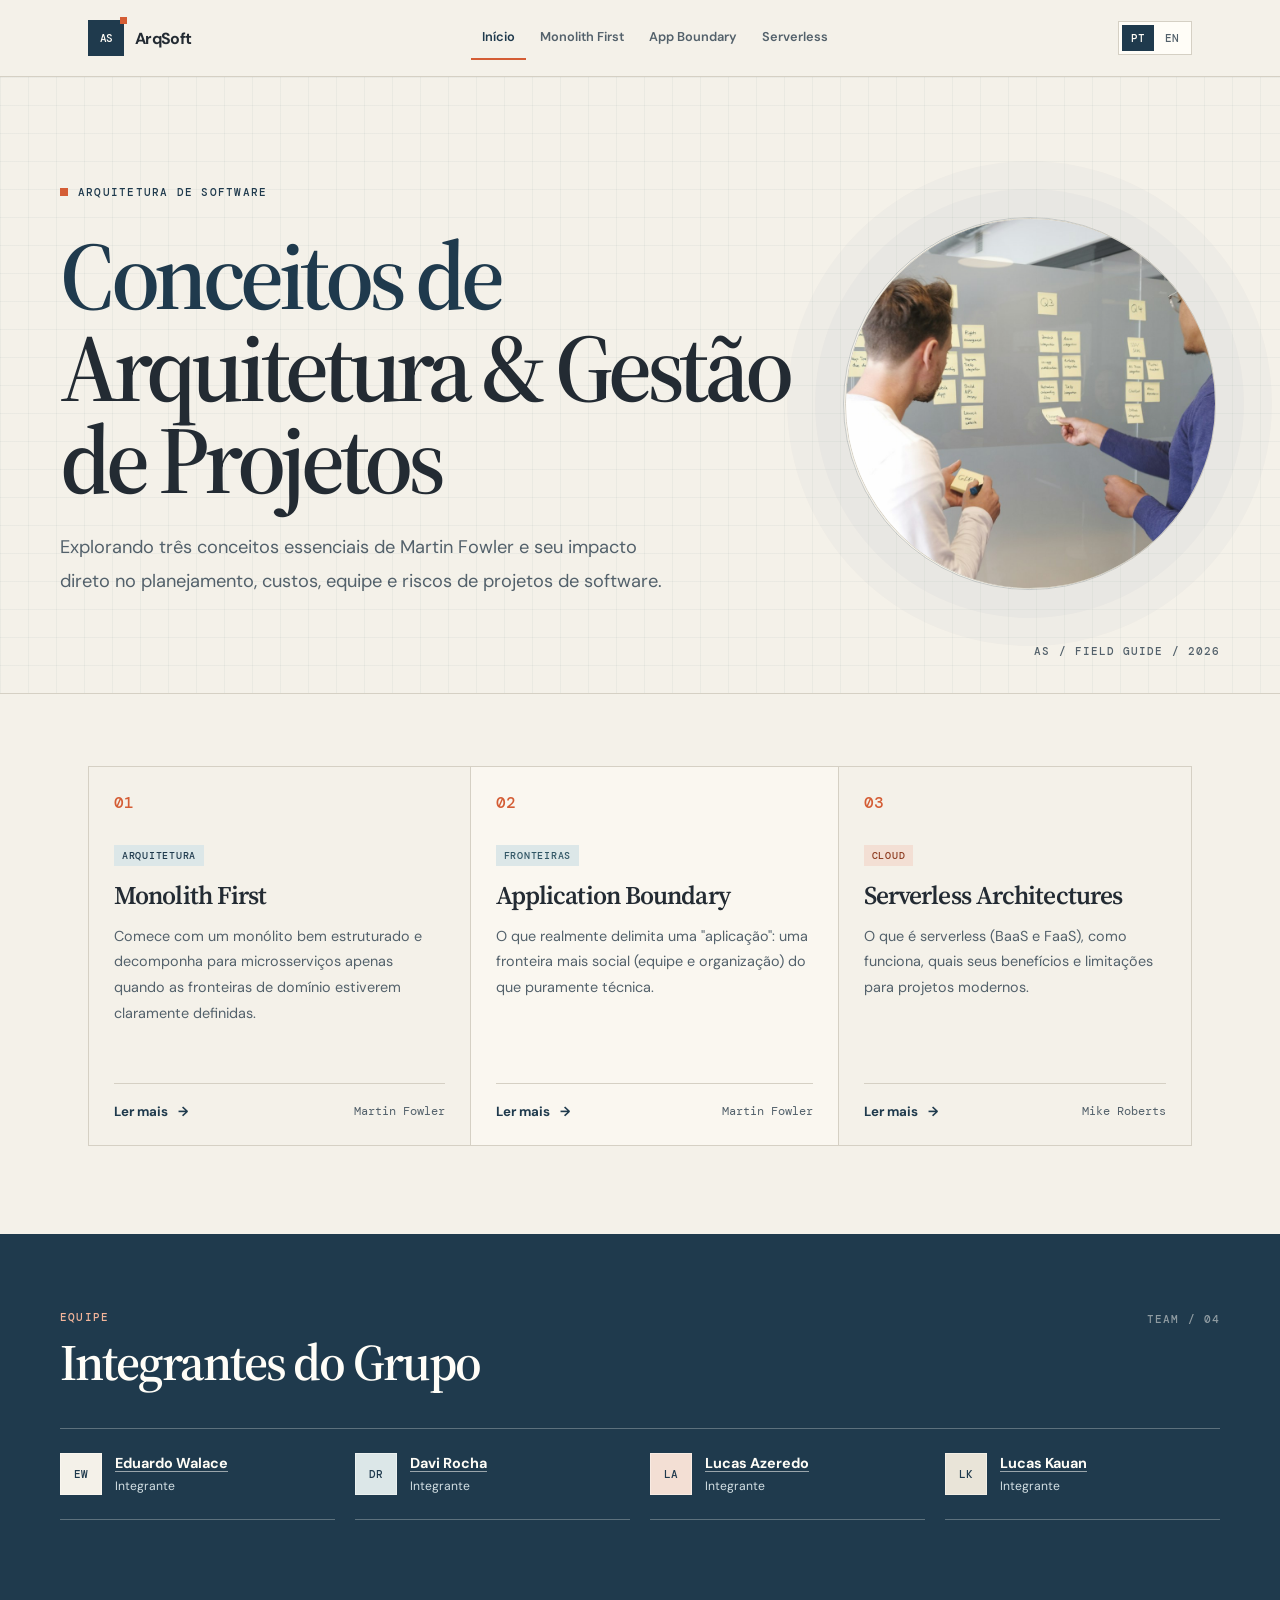
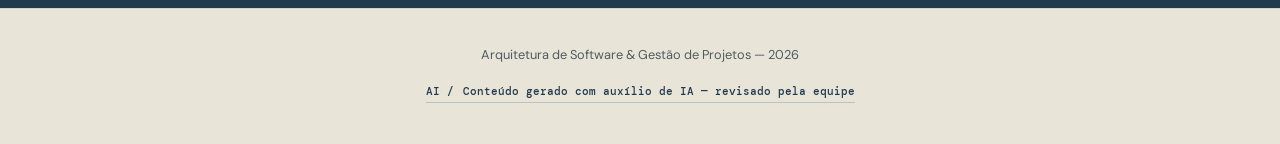
<file: index.html>
<!DOCTYPE html>
<html lang="pt-BR">
<head>
  <meta charset="UTF-8">
  <meta name="viewport" content="width=device-width, initial-scale=1.0">
  <title>Arquitetura de Software &amp; Gestão de Projetos</title>
  <meta name="description" content="Estudo de conceitos de arquitetura de software e seu impacto na gestão de projetos, baseado em artigos de Martin Fowler.">
  <link rel="stylesheet" href="styles.css">
</head>
<body>

  <!-- Navigation -->
  <nav class="navbar" id="navbar">
    <div class="nav-content">
      <a href="index.html" class="nav-logo">
        <div class="logo-icon">AS</div>
        <span data-pt="ArqSoft" data-en="ArqSoft">ArqSoft</span>
      </a>
      <ul class="nav-links" id="navLinks">
        <li><a href="index.html" class="active" data-pt="Início" data-en="Home">Início</a></li>
        <li><a href="monolith-first.html" data-pt="Monolith First" data-en="Monolith First">Monolith First</a></li>
        <li><a href="application-boundary.html" data-pt="App Boundary" data-en="App Boundary">App Boundary</a></li>
        <li><a href="serverless.html" data-pt="Serverless" data-en="Serverless">Serverless</a></li>
      </ul>
      <div class="lang-toggle">
        <button class="lang-btn active" id="btnPt" onclick="setLang('pt')">PT</button>
        <button class="lang-btn" id="btnEn" onclick="setLang('en')">EN</button>
      </div>
      <button class="menu-toggle" id="menuToggle" aria-label="Menu">☰</button>
    </div>
  </nav>

  <!-- Hero -->
  <section class="hero">
    <div class="hero-content">
      <div class="hero-badge">
        <span class="dot"></span>
        <span data-pt="Arquitetura de Software" data-en="Software Architecture">Arquitetura de Software</span>
      </div>
      <h1 data-pt="Conceitos de Arquitetura &amp; Gestão de Projetos" data-en="Architecture Concepts &amp; Project Management">Conceitos de Arquitetura &amp; Gestão de Projetos</h1>
      <p class="hero-subtitle" data-pt="Explorando três conceitos essenciais de Martin Fowler e seu impacto direto no planejamento, custos, equipe e riscos de projetos de software." data-en="Exploring three essential Martin Fowler concepts and their direct impact on planning, costs, team, and software project risks.">Explorando três conceitos essenciais de Martin Fowler e seu impacto direto no planejamento, custos, equipe e riscos de projetos de software.</p>
    </div>
    <figure class="hero-illustration">
      <!-- Foto: Vitaly Gariev / Unsplash — Unsplash License: https://unsplash.com/photos/people-collaborating-on-project-plan-v89zhr0iBFY -->
      <img src="assets/img/equipe-planejamento-software.jpg" alt="Duas pessoas colaborando no planejamento de um projeto diante de um quadro com notas adesivas." data-alt-pt="Duas pessoas colaborando no planejamento de um projeto diante de um quadro com notas adesivas." data-alt-en="Two people collaborating on a project plan in front of a board covered with sticky notes." decoding="async" fetchpriority="low">
    </figure>
  </section>

  <!-- Posts Grid -->
  <section class="posts-grid">
    <!-- Card 1 — Monolith First -->
    <a href="monolith-first.html" class="post-card reveal">
      <div class="card-number">01</div>
      <span class="card-tag" data-pt="Arquitetura" data-en="Architecture">Arquitetura</span>
      <h3 data-pt="Monolith First" data-en="Monolith First">Monolith First</h3>
      <p data-pt="Comece com um monólito bem estruturado e decomponha para microsserviços apenas quando as fronteiras de domínio estiverem claramente definidas." data-en="Start with a well-structured monolith and decompose into microservices only when domain boundaries are clearly defined.">Comece com um monólito bem estruturado e decomponha para microsserviços apenas quando as fronteiras de domínio estiverem claramente definidas.</p>
      <div class="card-footer">
        <span class="card-link" data-pt="Ler mais" data-en="Read more">Ler mais <span class="arrow">→</span></span>
        <span style="font-size:0.75rem;color:var(--text-muted)">Martin Fowler</span>
      </div>
    </a>

    <!-- Card 2 — Application Boundary -->
    <a href="application-boundary.html" class="post-card reveal">
      <div class="card-number">02</div>
      <span class="card-tag" data-pt="Fronteiras" data-en="Boundaries">Fronteiras</span>
      <h3 data-pt="Application Boundary" data-en="Application Boundary">Application Boundary</h3>
      <p data-pt="O que realmente delimita uma 'aplicação': uma fronteira mais social (equipe e organização) do que puramente técnica." data-en="What really defines an 'application': a boundary that is more social (team and organization) than purely technical.">O que realmente delimita uma "aplicação": uma fronteira mais social (equipe e organização) do que puramente técnica.</p>
      <div class="card-footer">
        <span class="card-link" data-pt="Ler mais" data-en="Read more">Ler mais <span class="arrow">→</span></span>
        <span style="font-size:0.75rem;color:var(--text-muted)">Martin Fowler</span>
      </div>
    </a>

    <!-- Card 3 — Serverless -->
    <a href="serverless.html" class="post-card reveal">
      <div class="card-number">03</div>
      <span class="card-tag" data-pt="Cloud" data-en="Cloud">Cloud</span>
      <h3 data-pt="Serverless Architectures" data-en="Serverless Architectures">Serverless Architectures</h3>
      <p data-pt="O que é serverless (BaaS e FaaS), como funciona, quais seus benefícios e limitações para projetos modernos." data-en="What serverless is (BaaS and FaaS), how it works, and its benefits and limitations for modern projects.">O que é serverless (BaaS e FaaS), como funciona, quais seus benefícios e limitações para projetos modernos.</p>
      <div class="card-footer">
        <span class="card-link" data-pt="Ler mais" data-en="Read more">Ler mais <span class="arrow">→</span></span>
        <span style="font-size:0.75rem;color:var(--text-muted)">Mike Roberts</span>
      </div>
    </a>
  </section>

  <!-- Team Section -->
  <section class="team-section reveal">
    <p class="section-label" data-pt="Equipe" data-en="Team">Equipe</p>
    <h2 class="section-title" data-pt="Integrantes do Grupo" data-en="Team Members">Integrantes do Grupo</h2>
    <div class="team-grid">
      <div class="team-member">
        <div class="member-avatar">EW</div>
        <div>
          <div class="member-name"><a href="https://www.linkedin.com/in/eduardo-walace/" target="_blank" rel="noopener noreferrer">Eduardo Walace</a></div>
          <div class="member-role" data-pt="Integrante" data-en="Member">Integrante</div>
        </div>
      </div>
      <div class="team-member">
        <div class="member-avatar">DR</div>
        <div>
          <div class="member-name"><a href="https://www.linkedin.com/in/davi-rocha-de-farias/" target="_blank" rel="noopener noreferrer">Davi Rocha</a></div>
          <div class="member-role" data-pt="Integrante" data-en="Member">Integrante</div>
        </div>
      </div>
      <div class="team-member">
        <div class="member-avatar">LA</div>
        <div>
          <div class="member-name"><a href="https://www.linkedin.com/in/lucas-azeredo-gon%C3%A7alves-a079a8349/" target="_blank" rel="noopener noreferrer">Lucas Azeredo</a></div>
          <div class="member-role" data-pt="Integrante" data-en="Member">Integrante</div>
        </div>
      </div>
      <div class="team-member">
        <div class="member-avatar">LK</div>
        <div>
          <div class="member-name"><a href="https://www.linkedin.com/in/lucas-kauan-b6a09033a/" target="_blank" rel="noopener noreferrer">Lucas Kauan</a></div>
          <div class="member-role" data-pt="Integrante" data-en="Member">Integrante</div>
        </div>
      </div>
    </div>
  </section>

  <!-- Footer -->
  <footer class="footer">
    <p data-pt="Arquitetura de Software &amp; Gestão de Projetos — 2026" data-en="Software Architecture &amp; Project Management — 2026">Arquitetura de Software &amp; Gestão de Projetos — 2026</p>
    <div class="ai-disclaimer">
      <span>AI /</span>
      <span data-pt="Conteúdo gerado com auxílio de IA — revisado pela equipe" data-en="Content generated with AI assistance — reviewed by the team">Conteúdo gerado com auxílio de IA — revisado pela equipe</span>
    </div>
  </footer>

  <script src="script.js"></script>
</body>
</html>
</file>
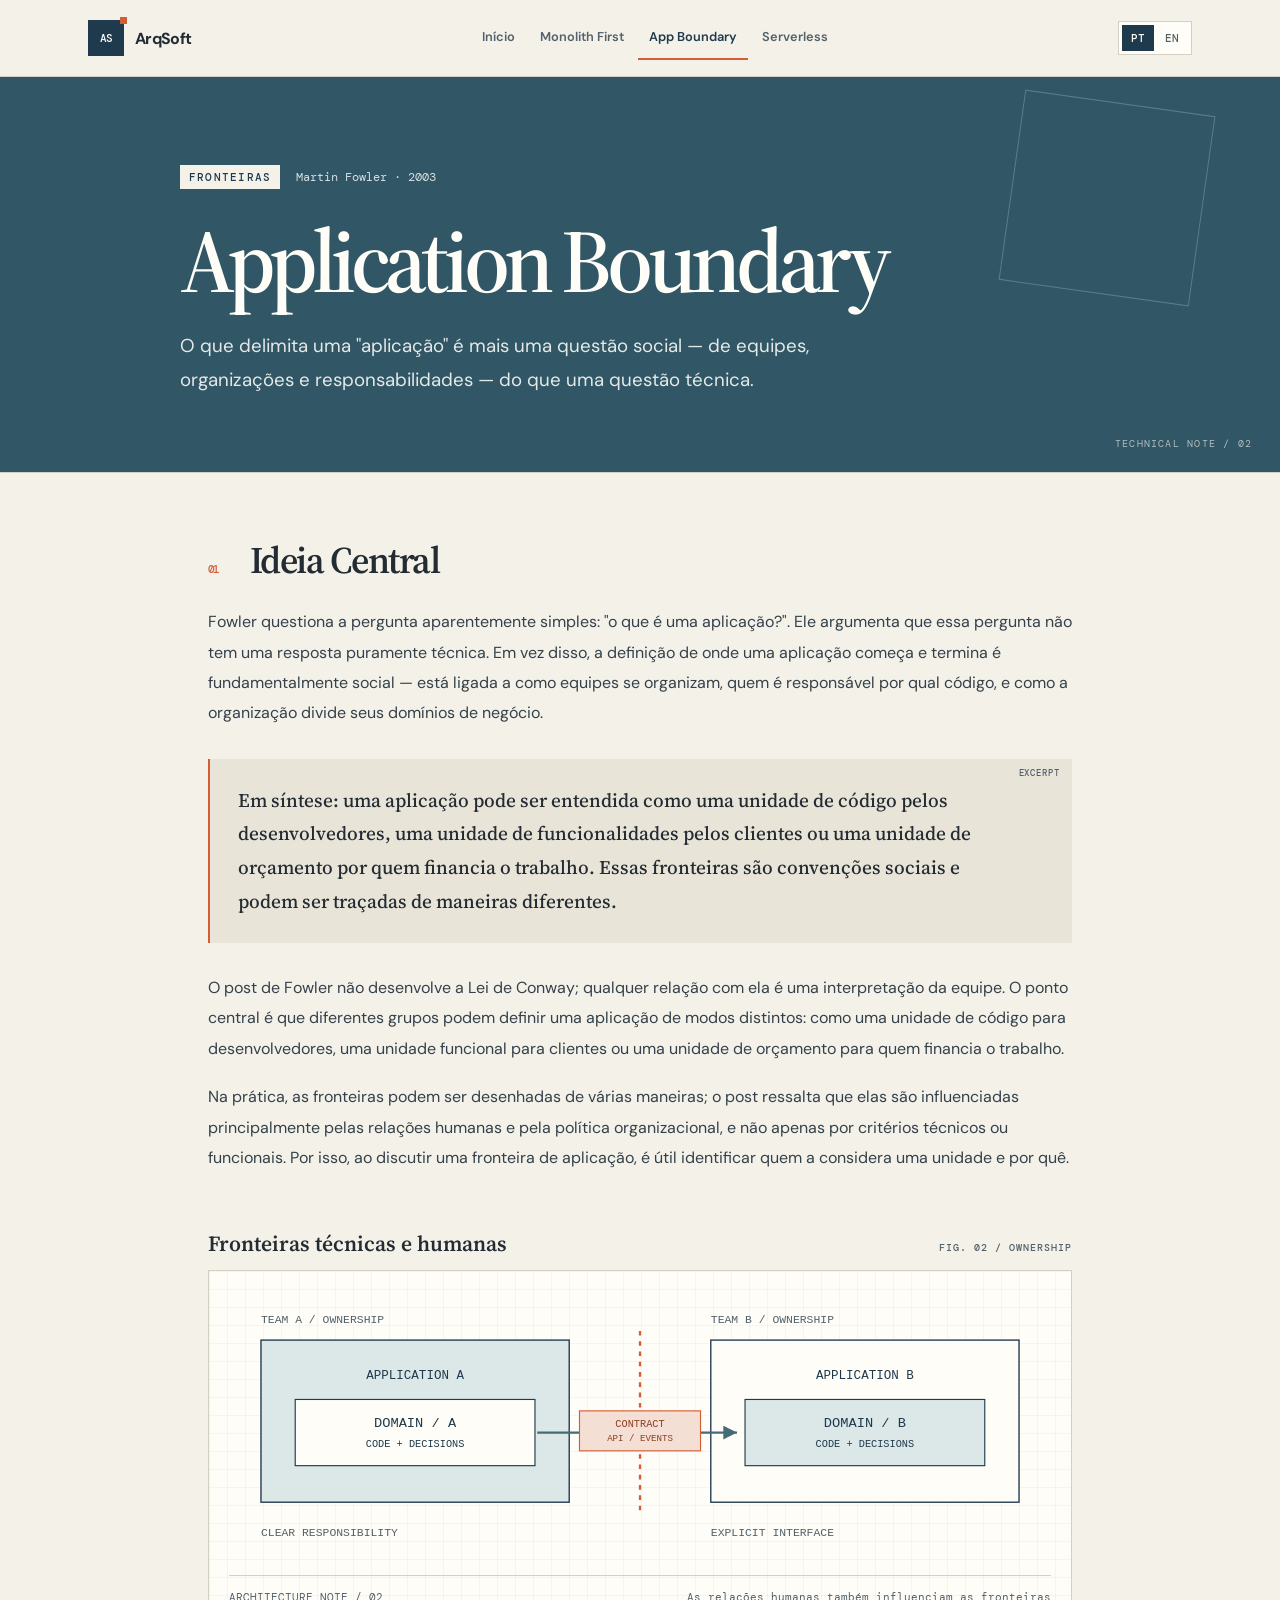
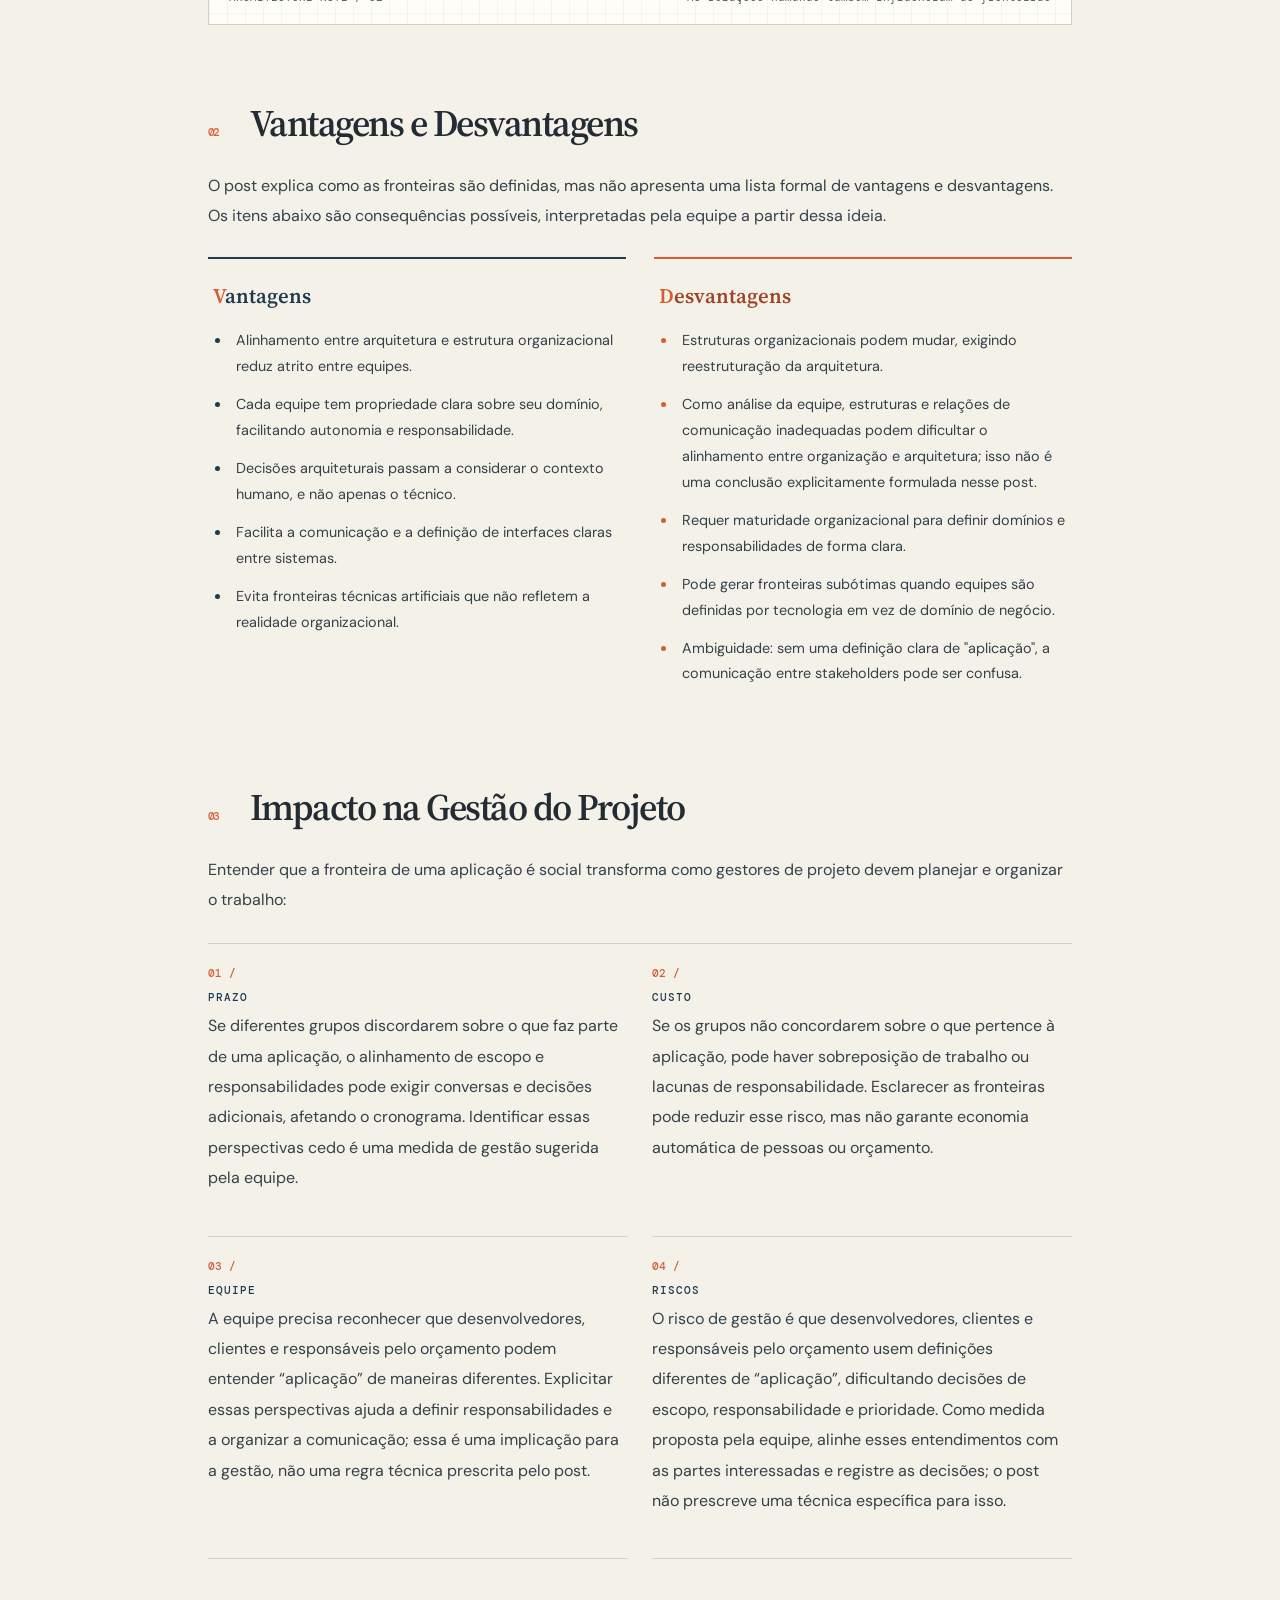
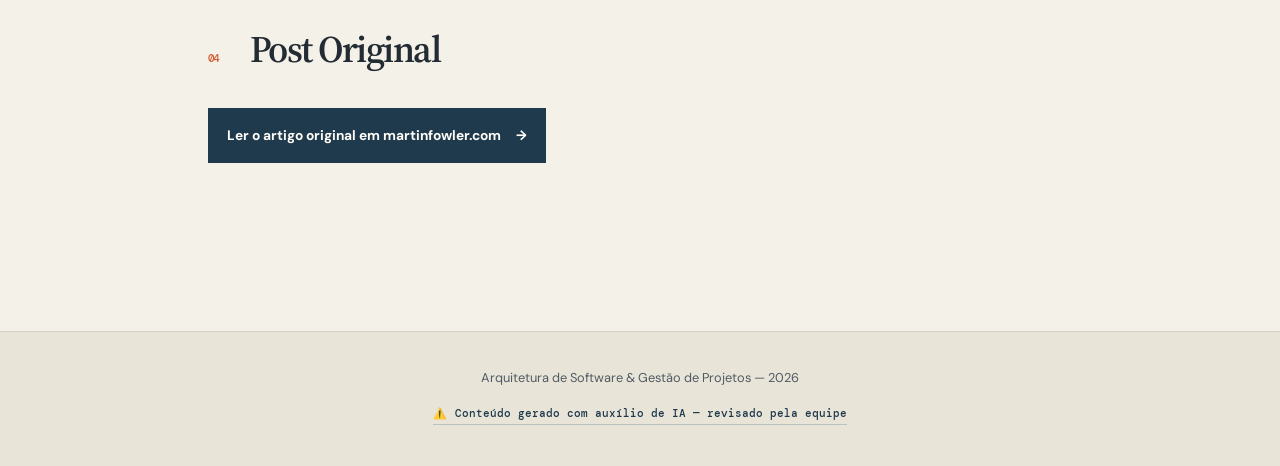
<file: application-boundary.html>
<!DOCTYPE html>
<html lang="pt-BR">
<head>
  <meta charset="UTF-8">
  <meta name="viewport" content="width=device-width, initial-scale=1.0">
  <title>Application Boundary — Arquitetura de Software</title>
  <meta name="description" content="Análise do conceito Application Boundary de Martin Fowler: a fronteira de uma aplicação é mais social do que técnica.">
  <link rel="stylesheet" href="styles.css">
</head>
<body>

  <!-- Navigation -->
  <nav class="navbar" id="navbar">
    <div class="nav-content">
      <a href="index.html" class="nav-logo">
        <div class="logo-icon">AS</div>
        <span>ArqSoft</span>
      </a>
      <ul class="nav-links" id="navLinks">
        <li><a href="index.html" data-pt="Início" data-en="Home">Início</a></li>
        <li><a href="monolith-first.html" data-pt="Monolith First" data-en="Monolith First">Monolith First</a></li>
        <li><a href="application-boundary.html" class="active" data-pt="App Boundary" data-en="App Boundary">App Boundary</a></li>
        <li><a href="serverless.html" data-pt="Serverless" data-en="Serverless">Serverless</a></li>
      </ul>
      <div class="lang-toggle">
        <button class="lang-btn active" id="btnPt" onclick="setLang('pt')">PT</button>
        <button class="lang-btn" id="btnEn" onclick="setLang('en')">EN</button>
      </div>
      <button class="menu-toggle" id="menuToggle" aria-label="Menu">☰</button>
    </div>
  </nav>

  <!-- Article Hero -->
  <header class="article-hero blue" data-index="2">
    <div class="article-hero-inner">
      <div class="article-meta">
        <span class="article-tag" data-pt="Fronteiras" data-en="Boundaries">Fronteiras</span>
        <span class="article-author">Martin Fowler · 2003</span>
      </div>
      <h1 data-pt="Application Boundary" data-en="Application Boundary">Application Boundary</h1>
      <p class="subtitle" data-pt="O que delimita uma &lsquo;aplicação&rsquo; é mais uma questão social — de equipes, organizações e responsabilidades — do que uma questão técnica." data-en="What delimits an 'application' is more a social question — of teams, organizations and responsibilities — than a technical one.">O que delimita uma "aplicação" é mais uma questão social — de equipes, organizações e responsabilidades — do que uma questão técnica.</p>
    </div>
  </header>

  <!-- Article Body -->
  <main class="article-body">

    <!-- Central Idea -->
    <section class="content-section reveal">
      <h2><span class="icon">01</span> <span data-pt="Ideia Central" data-en="Core Idea">Ideia Central</span></h2>
      <p data-pt="Fowler questiona a pergunta aparentemente simples: &lsquo;o que é uma aplicação?&rsquo;. Ele argumenta que essa pergunta não tem uma resposta puramente técnica. Em vez disso, a definição de onde uma aplicação começa e termina é fundamentalmente social — está ligada a como equipes se organizam, quem é responsável por qual código, e como a organização divide seus domínios de negócio." data-en="Fowler questions the seemingly simple question: 'what is an application?'. He argues that this question does not have a purely technical answer. Instead, the definition of where an application begins and ends is fundamentally social — it is tied to how teams organize themselves, who is responsible for which code, and how the organization divides its business domains.">Fowler questiona a pergunta aparentemente simples: "o que é uma aplicação?". Ele argumenta que essa pergunta não tem uma resposta puramente técnica. Em vez disso, a definição de onde uma aplicação começa e termina é fundamentalmente social — está ligada a como equipes se organizam, quem é responsável por qual código, e como a organização divide seus domínios de negócio.</p>

      <div class="highlight-box blue">
        <p data-pt="Em síntese: uma aplicação pode ser entendida como uma unidade de código pelos desenvolvedores, uma unidade de funcionalidades pelos clientes ou uma unidade de orçamento por quem financia o trabalho. Essas fronteiras são convenções sociais e podem ser traçadas de maneiras diferentes." data-en="In summary: an application may be seen as a unit of code by developers, a unit of functionality by customers, or a budget unit by those funding the work. These boundaries are social conventions and can be drawn in different ways.">Em síntese: uma aplicação pode ser entendida como uma unidade de código pelos desenvolvedores, uma unidade de funcionalidades pelos clientes ou uma unidade de orçamento por quem financia o trabalho. Essas fronteiras são convenções sociais e podem ser traçadas de maneiras diferentes.</p>
      </div>

      <p data-pt="O post de Fowler não desenvolve a Lei de Conway; qualquer relação com ela é uma interpretação da equipe. O ponto central é que diferentes grupos podem definir uma aplicação de modos distintos: como uma unidade de código para desenvolvedores, uma unidade funcional para clientes ou uma unidade de orçamento para quem financia o trabalho." data-en="Fowler's post does not develop Conway's Law; any connection to it is the team's interpretation. The central point is that different groups may define an application differently: as a unit of code for developers, a functional unit for customers, or a budget unit for those funding the work.">O post de Fowler não desenvolve a Lei de Conway; qualquer relação com ela é uma interpretação da equipe. O ponto central é que diferentes grupos podem definir uma aplicação de modos distintos: como uma unidade de código para desenvolvedores, uma unidade funcional para clientes ou uma unidade de orçamento para quem financia o trabalho.</p>

      <p data-pt="Na prática, as fronteiras podem ser desenhadas de várias maneiras; o post ressalta que elas são influenciadas principalmente pelas relações humanas e pela política organizacional, e não apenas por critérios técnicos ou funcionais. Por isso, ao discutir uma fronteira de aplicação, é útil identificar quem a considera uma unidade e por quê." data-en="In practice, boundaries can be drawn in many ways; the post emphasizes that they are influenced mainly by human relationships and organizational politics, not only by technical or functional criteria. When discussing an application boundary, it is therefore useful to identify who sees it as a unit and why.">Na prática, as fronteiras podem ser desenhadas de várias maneiras; o post ressalta que elas são influenciadas principalmente pelas relações humanas e pela política organizacional, e não apenas por critérios técnicos ou funcionais. Por isso, ao discutir uma fronteira de aplicação, é útil identificar quem a considera uma unidade e por quê.</p>
    </section>

    <section class="diagram-section reveal" aria-labelledby="diagram-title">
      <div class="diagram-heading">
        <h2 id="diagram-title" data-pt="Fronteiras técnicas e humanas" data-en="Technical and human boundaries">Fronteiras técnicas e humanas</h2>
        <span>FIG. 02 / OWNERSHIP</span>
      </div>
      <figure class="architecture-plate">
        <svg viewBox="0 0 720 240" role="img" aria-labelledby="boundary-svg-title boundary-svg-desc">
          <title id="boundary-svg-title">Fronteiras entre equipes e aplicações</title>
          <desc id="boundary-svg-desc">Duas equipes, cada uma responsável por uma aplicação, comunicam-se por uma interface definida.</desc>
          <defs><marker id="boundary-arrow" markerWidth="8" markerHeight="8" refX="6" refY="3" orient="auto"><path d="M0,0 L6,3 L0,6" fill="#456B78"/></marker></defs>
          <g fill="none" stroke="#1F3A4D" stroke-width="1.2"><rect x="28" y="43" width="270" height="142" fill="#DCE7E8"/><rect x="422" y="43" width="270" height="142" fill="#FFFDF7"/><path d="M360 35V193" stroke="#D45D35" stroke-dasharray="4 5" stroke-width="2"/></g>
          <g fill="#53616B" font-family="monospace" font-size="10"><text x="28" y="28">TEAM A / OWNERSHIP</text><text x="422" y="28">TEAM B / OWNERSHIP</text></g>
          <g fill="#1F3A4D" font-family="monospace" text-anchor="middle"><text x="163" y="77" font-size="11">APPLICATION A</text><text x="557" y="77" font-size="11">APPLICATION B</text></g>
          <g stroke="#1F3A4D" stroke-width="1"><rect x="58" y="95" width="210" height="58" fill="#FFFDF7"/><rect x="452" y="95" width="210" height="58" fill="#DCE7E8"/></g>
          <g fill="#1F3A4D" font-family="monospace" font-size="12" text-anchor="middle"><text x="163" y="119">DOMAIN / A</text><text x="163" y="137" font-size="9">CODE + DECISIONS</text><text x="557" y="119">DOMAIN / B</text><text x="557" y="137" font-size="9">CODE + DECISIONS</text></g>
          <path d="M270 124H445" stroke="#456B78" stroke-width="2" marker-end="url(#boundary-arrow)"/><rect x="307" y="105" width="106" height="35" fill="#F3DFD4" stroke="#D45D35"/><text x="360" y="119" fill="#8E3D22" font-family="monospace" font-size="9" text-anchor="middle">CONTRACT</text><text x="360" y="131" fill="#8E3D22" font-family="monospace" font-size="8" text-anchor="middle">API / EVENTS</text>
          <g fill="#53616B" font-family="monospace" font-size="10"><text x="28" y="215">CLEAR RESPONSIBILITY</text><text x="422" y="215">EXPLICIT INTERFACE</text></g>
        </svg>
        <figcaption><span>ARCHITECTURE NOTE / 02</span><span data-pt="As relações humanas também influenciam as fronteiras" data-en="Human relationships also influence boundaries">As relações humanas também influenciam as fronteiras</span></figcaption>
      </figure>
    </section>

    <!-- Pros and Cons -->
    <section class="content-section reveal">
      <h2><span class="icon">02</span> <span data-pt="Vantagens e Desvantagens" data-en="Advantages and Disadvantages">Vantagens e Desvantagens</span></h2>
      <p data-pt="O post explica como as fronteiras são definidas, mas não apresenta uma lista formal de vantagens e desvantagens. Os itens abaixo são consequências possíveis, interpretadas pela equipe a partir dessa ideia." data-en="The post explains how boundaries are defined, but does not provide a formal list of advantages and disadvantages. The items below are possible consequences interpreted by the team from that idea.">O post explica como as fronteiras são definidas, mas não apresenta uma lista formal de vantagens e desvantagens. Os itens abaixo são consequências possíveis, interpretadas pela equipe a partir dessa ideia.</p>
      <div class="pros-cons">
        <div class="pros-card">
          <h3><span data-pt="Vantagens" data-en="Advantages">Vantagens</span></h3>
          <ul>
            <li data-pt="Alinhamento entre arquitetura e estrutura organizacional reduz atrito entre equipes." data-en="Alignment between architecture and organizational structure reduces friction between teams.">Alinhamento entre arquitetura e estrutura organizacional reduz atrito entre equipes.</li>
            <li data-pt="Cada equipe tem propriedade clara sobre seu domínio, facilitando autonomia e responsabilidade." data-en="Each team has clear ownership over their domain, facilitating autonomy and responsibility.">Cada equipe tem propriedade clara sobre seu domínio, facilitando autonomia e responsabilidade.</li>
            <li data-pt="Decisões arquiteturais passam a considerar o contexto humano, e não apenas o técnico." data-en="Architectural decisions begin to consider the human context, not just the technical one.">Decisões arquiteturais passam a considerar o contexto humano, e não apenas o técnico.</li>
            <li data-pt="Facilita a comunicação e a definição de interfaces claras entre sistemas." data-en="Facilitates communication and the definition of clear interfaces between systems.">Facilita a comunicação e a definição de interfaces claras entre sistemas.</li>
            <li data-pt="Evita fronteiras técnicas artificiais que não refletem a realidade organizacional." data-en="Avoids artificial technical boundaries that do not reflect organizational reality.">Evita fronteiras técnicas artificiais que não refletem a realidade organizacional.</li>
          </ul>
        </div>
        <div class="cons-card">
          <h3><span data-pt="Desvantagens" data-en="Disadvantages">Desvantagens</span></h3>
          <ul>
            <li data-pt="Estruturas organizacionais podem mudar, exigindo reestruturação da arquitetura." data-en="Organizational structures can change, requiring architecture restructuring.">Estruturas organizacionais podem mudar, exigindo reestruturação da arquitetura.</li>
            <li data-pt="Como análise da equipe, estruturas e relações de comunicação inadequadas podem dificultar o alinhamento entre organização e arquitetura; isso não é uma conclusão explicitamente formulada nesse post." data-en="As the team's analysis, unsuitable organizational structures and communication patterns can make alignment between organization and architecture harder; this is not a conclusion explicitly stated in this post.">Como análise da equipe, estruturas e relações de comunicação inadequadas podem dificultar o alinhamento entre organização e arquitetura; isso não é uma conclusão explicitamente formulada nesse post.</li>
            <li data-pt="Requer maturidade organizacional para definir domínios e responsabilidades de forma clara." data-en="Requires organizational maturity to define domains and responsibilities clearly.">Requer maturidade organizacional para definir domínios e responsabilidades de forma clara.</li>
            <li data-pt="Pode gerar fronteiras subótimas quando equipes são definidas por tecnologia em vez de domínio de negócio." data-en="Can generate suboptimal boundaries when teams are defined by technology instead of business domain.">Pode gerar fronteiras subótimas quando equipes são definidas por tecnologia em vez de domínio de negócio.</li>
            <li data-pt="Ambiguidade: sem uma definição clara de &lsquo;aplicação&rsquo;, a comunicação entre stakeholders pode ser confusa." data-en="Ambiguity: without a clear definition of 'application', communication between stakeholders can be confusing.">Ambiguidade: sem uma definição clara de "aplicação", a comunicação entre stakeholders pode ser confusa.</li>
          </ul>
        </div>
      </div>
    </section>

    <!-- Project Management Impact -->
    <section class="content-section reveal">
      <h2><span class="icon">03</span> <span data-pt="Impacto na Gestão do Projeto" data-en="Project Management Impact">Impacto na Gestão do Projeto</span></h2>
      <p data-pt="Entender que a fronteira de uma aplicação é social transforma como gestores de projeto devem planejar e organizar o trabalho:" data-en="Understanding that the boundary of an application is social transforms how project managers should plan and organize work:">Entender que a fronteira de uma aplicação é social transforma como gestores de projeto devem planejar e organizar o trabalho:</p>
      <div class="impact-grid">
        <div class="impact-item">
          <div class="impact-icon">01 /</div>
          <div class="impact-label" data-pt="Prazo" data-en="Timeline">Prazo</div>
          <p class="impact-text" data-pt="Se diferentes grupos discordarem sobre o que faz parte de uma aplicação, o alinhamento de escopo e responsabilidades pode exigir reuniões e decisões adicionais, afetando o cronograma. Identificar essas perspectivas cedo é uma medida de gestão sugerida pela equipe." data-en="If different groups disagree about what belongs to an application, aligning scope and responsibilities may require additional discussion and decisions, affecting the schedule. Identifying these perspectives early is a management measure suggested by the team.">Se diferentes grupos discordarem sobre o que faz parte de uma aplicação, o alinhamento de escopo e responsabilidades pode exigir conversas e decisões adicionais, afetando o cronograma. Identificar essas perspectivas cedo é uma medida de gestão sugerida pela equipe.</p>
        </div>
        <div class="impact-item">
          <div class="impact-icon">02 /</div>
          <div class="impact-label" data-pt="Custo" data-en="Cost">Custo</div>
          <p class="impact-text" data-pt="Se os grupos não concordarem sobre o que pertence à aplicação, pode haver sobreposição de trabalho ou lacunas de responsabilidade. Esclarecer as fronteiras pode reduzir esse risco, mas não garante economia automática de pessoas ou orçamento." data-en="If groups disagree about what belongs to an application, work may overlap or responsibilities may be missed. Clarifying boundaries can reduce this risk, but does not guarantee automatic savings in staffing or budget.">Se os grupos não concordarem sobre o que pertence à aplicação, pode haver sobreposição de trabalho ou lacunas de responsabilidade. Esclarecer as fronteiras pode reduzir esse risco, mas não garante economia automática de pessoas ou orçamento.</p>
        </div>
        <div class="impact-item">
          <div class="impact-icon">03 /</div>
          <div class="impact-label" data-pt="Equipe" data-en="Team">Equipe</div>
          <p class="impact-text" data-pt="A equipe precisa reconhecer que desenvolvedores, clientes e responsáveis pelo orçamento podem entender “aplicação” de maneiras diferentes. Explicitar essas perspectivas ajuda a definir responsabilidades e a organizar a comunicação; essa é uma implicação para a gestão, não uma regra técnica prescrita pelo post." data-en="The team should recognize that developers, customers, and budget owners may understand “application” differently. Making these perspectives explicit helps define responsibilities and organize communication; this is a management implication, not a technical rule prescribed by the post.">A equipe precisa reconhecer que desenvolvedores, clientes e responsáveis pelo orçamento podem entender “aplicação” de maneiras diferentes. Explicitar essas perspectivas ajuda a definir responsabilidades e a organizar a comunicação; essa é uma implicação para a gestão, não uma regra técnica prescrita pelo post.</p>
        </div>
        <div class="impact-item">
          <div class="impact-icon">04 /</div>
          <div class="impact-label" data-pt="Riscos" data-en="Risks">Riscos</div>
          <p class="impact-text" data-pt="O risco de gestão é que desenvolvedores, clientes e responsáveis pelo orçamento usem definições diferentes de “aplicação”, dificultando decisões de escopo, responsabilidade e prioridade. Como medida proposta pela equipe, alinhe esses entendimentos com as partes interessadas e registre as decisões; o post não prescreve uma técnica específica para isso." data-en="The management risk is that developers, customers, and budget owners use different definitions of “application,” making scope, ownership, and priority decisions harder. As a team-proposed measure, align these understandings with stakeholders and document decisions; the post does not prescribe a specific technique for doing this.">O risco de gestão é que desenvolvedores, clientes e responsáveis pelo orçamento usem definições diferentes de “aplicação”, dificultando decisões de escopo, responsabilidade e prioridade. Como medida proposta pela equipe, alinhe esses entendimentos com as partes interessadas e registre as decisões; o post não prescreve uma técnica específica para isso.</p>
        </div>
      </div>
    </section>

    <!-- Original Link -->
    <section class="content-section reveal">
      <h2><span class="icon">04</span> <span data-pt="Post Original" data-en="Original Post">Post Original</span></h2>
      <a href="https://martinfowler.com/bliki/ApplicationBoundary.html" target="_blank" rel="noopener noreferrer" class="original-link">
        <span data-pt="Ler o artigo original em martinfowler.com" data-en="Read the original article on martinfowler.com">Ler o artigo original em martinfowler.com</span>
        <span class="arrow">→</span>
      </a>
    </section>

  </main>

  <!-- Footer -->
  <footer class="footer">
    <p data-pt="Arquitetura de Software &amp; Gestão de Projetos — 2026" data-en="Software Architecture &amp; Project Management — 2026">Arquitetura de Software &amp; Gestão de Projetos — 2026</p>
    <div class="ai-disclaimer">
      <span>⚠️</span>
      <span data-pt="Conteúdo gerado com auxílio de IA — revisado pela equipe" data-en="Content generated with AI assistance — reviewed by the team">Conteúdo gerado com auxílio de IA — revisado pela equipe</span>
    </div>
  </footer>

  <script src="script.js"></script>
</body>
</html>
</file>
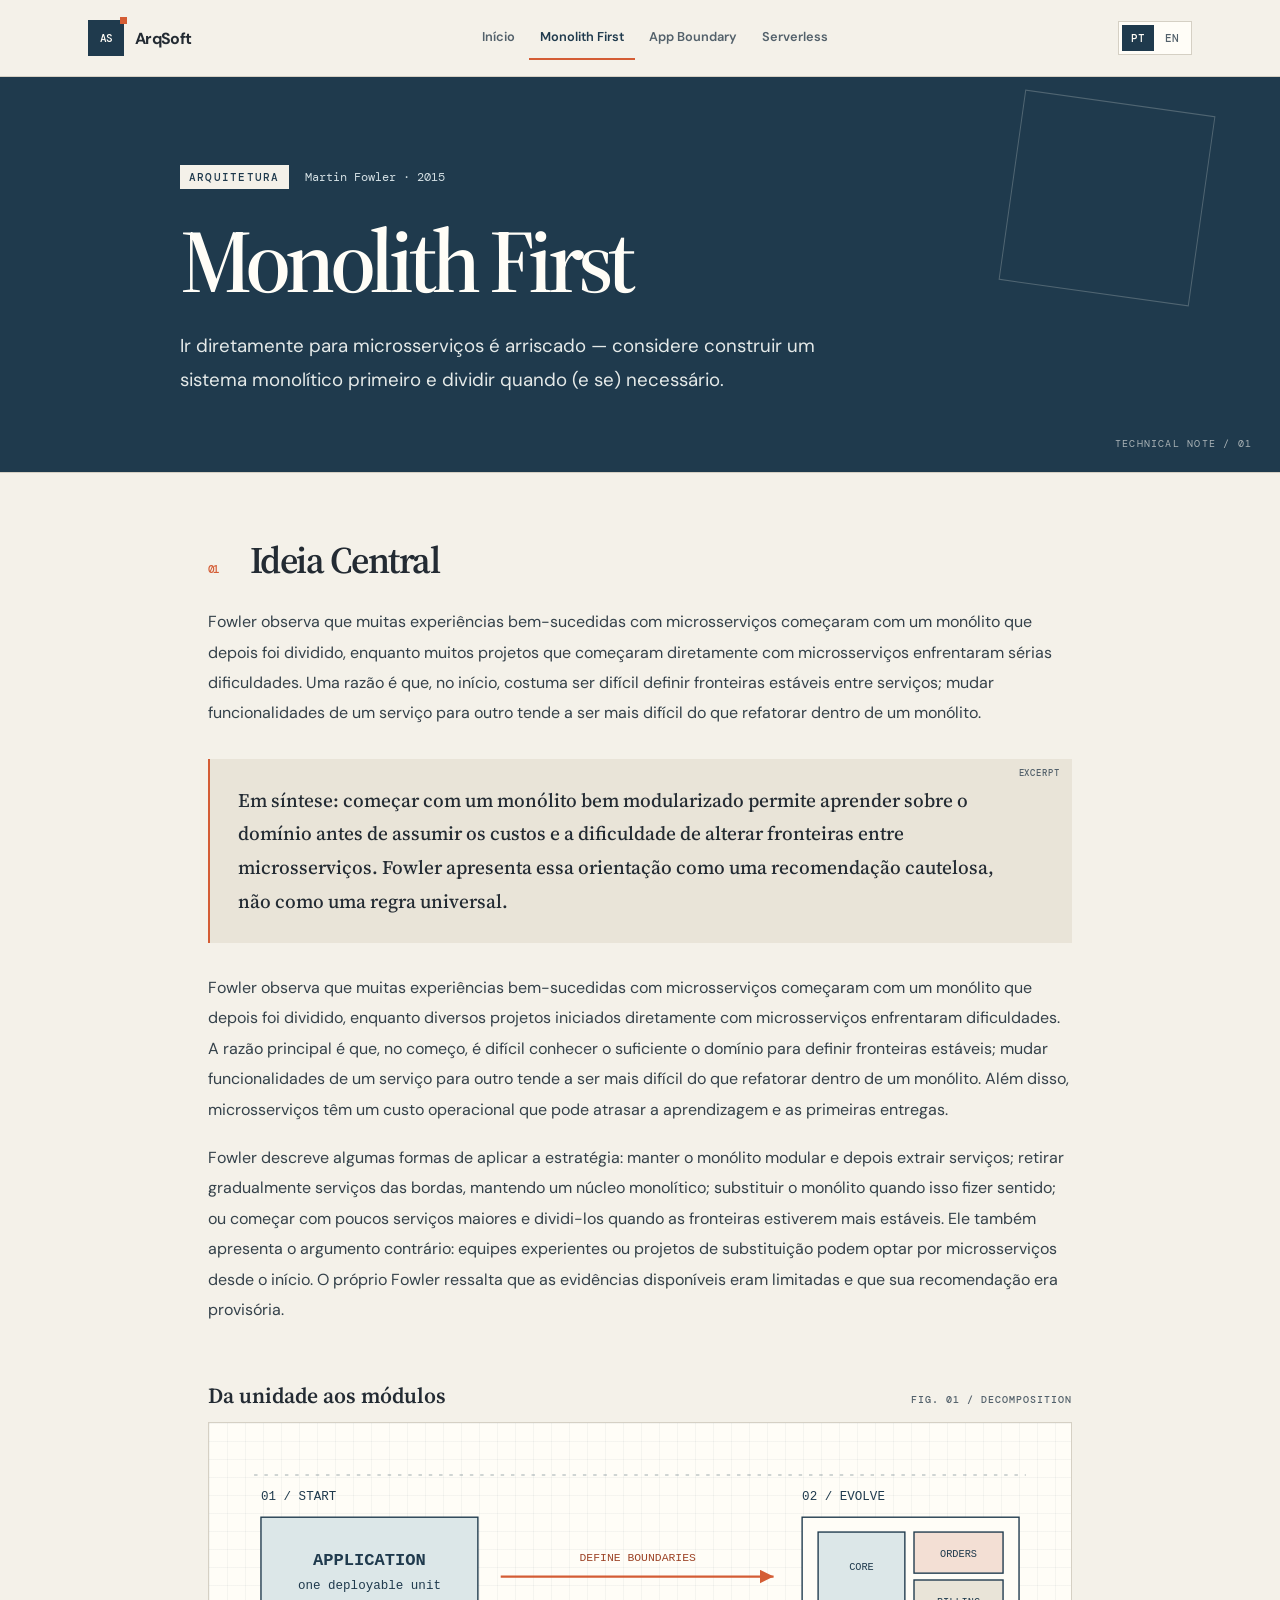
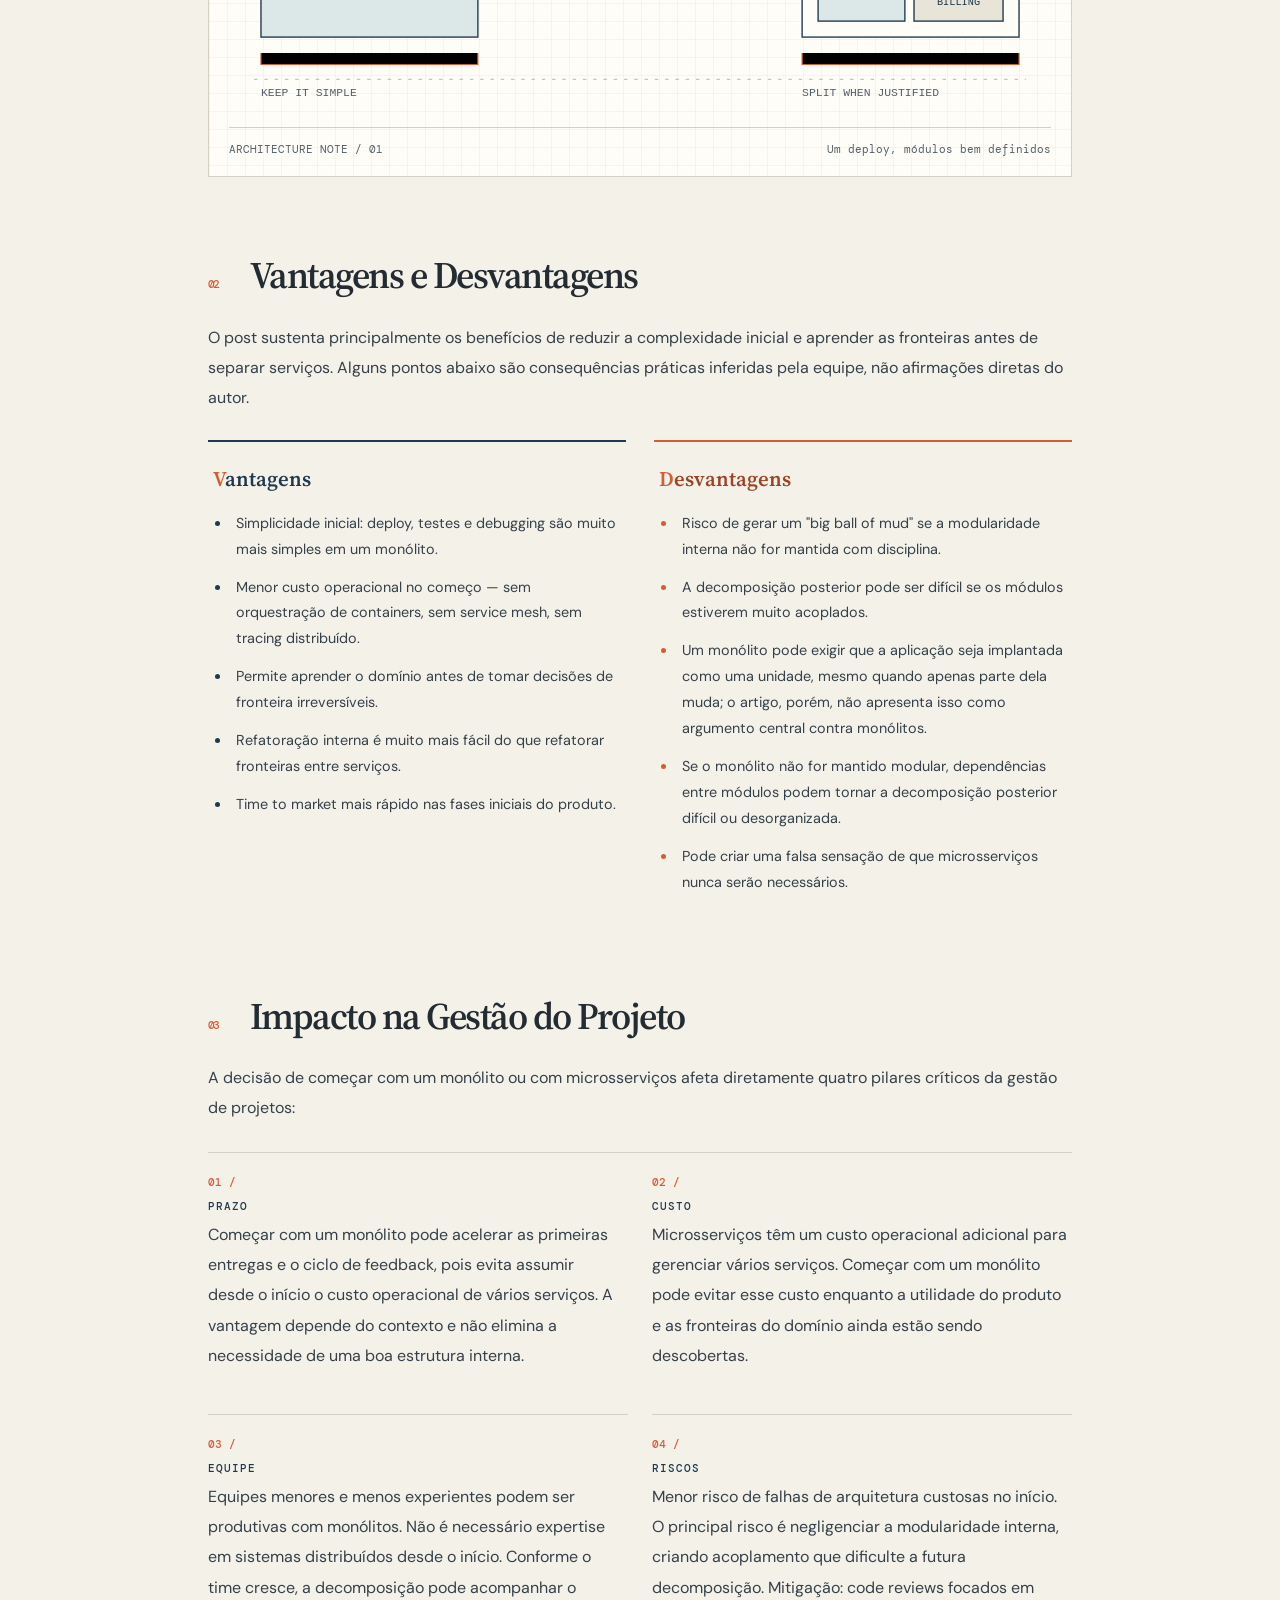
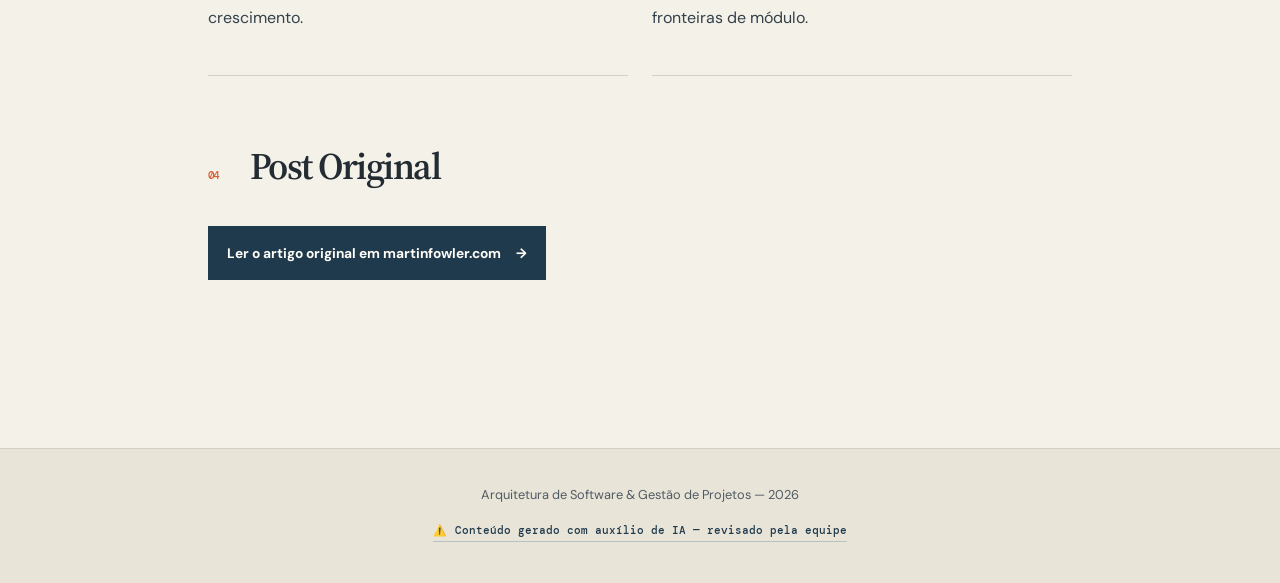
<file: monolith-first.html>
<!DOCTYPE html>
<html lang="pt-BR">
<head>
  <meta charset="UTF-8">
  <meta name="viewport" content="width=device-width, initial-scale=1.0">
  <title>Monolith First — Arquitetura de Software</title>
  <meta name="description" content="Análise do conceito Monolith First de Martin Fowler: começar com um monólito e decompor apenas quando as fronteiras estiverem claras.">
  <link rel="stylesheet" href="styles.css">
</head>
<body>

  <!-- Navigation -->
  <nav class="navbar" id="navbar">
    <div class="nav-content">
      <a href="index.html" class="nav-logo">
        <div class="logo-icon">AS</div>
        <span>ArqSoft</span>
      </a>
      <ul class="nav-links" id="navLinks">
        <li><a href="index.html" data-pt="Início" data-en="Home">Início</a></li>
        <li><a href="monolith-first.html" class="active" data-pt="Monolith First" data-en="Monolith First">Monolith First</a></li>
        <li><a href="application-boundary.html" data-pt="App Boundary" data-en="App Boundary">App Boundary</a></li>
        <li><a href="serverless.html" data-pt="Serverless" data-en="Serverless">Serverless</a></li>
      </ul>
      <div class="lang-toggle">
        <button class="lang-btn active" id="btnPt" onclick="setLang('pt')">PT</button>
        <button class="lang-btn" id="btnEn" onclick="setLang('en')">EN</button>
      </div>
      <button class="menu-toggle" id="menuToggle" aria-label="Menu">☰</button>
    </div>
  </nav>

  <!-- Article Hero -->
  <header class="article-hero violet" data-index="1">
    <div class="article-hero-inner">
      <div class="article-meta">
        <span class="article-tag" data-pt="Arquitetura" data-en="Architecture">Arquitetura</span>
        <span class="article-author">Martin Fowler · 2015</span>
      </div>
      <h1 data-pt="Monolith First" data-en="Monolith First">Monolith First</h1>
      <p class="subtitle" data-pt="Ir diretamente para microsserviços é arriscado — considere construir um sistema monolítico primeiro e dividir quando (e se) necessário." data-en="Going directly to microservices is risky — consider building a monolithic system first and split when (and if) you need to.">Ir diretamente para microsserviços é arriscado — considere construir um sistema monolítico primeiro e dividir quando (e se) necessário.</p>
    </div>
  </header>

  <!-- Article Body -->
  <main class="article-body">

    <!-- Central Idea -->
    <section class="content-section reveal">
      <h2><span class="icon">01</span> <span data-pt="Ideia Central" data-en="Core Idea">Ideia Central</span></h2>
      <p data-pt="Fowler observa que muitas experiências bem-sucedidas com microsserviços começaram com um monólito que depois foi dividido, enquanto muitos projetos que começaram diretamente com microsserviços enfrentaram sérias dificuldades. Uma razão é que, no início, costuma ser difícil definir fronteiras estáveis entre serviços; mudar funcionalidades de um serviço para outro tende a ser mais difícil do que refatorar dentro de um monólito." data-en="Fowler observes that many successful microservices stories began with a monolith that was later split, while many projects started directly with microservices ran into serious difficulties. One reason is that stable service boundaries are often hard to define early on; moving functionality between services tends to be harder than refactoring within a monolith.">Fowler observa que muitas experiências bem-sucedidas com microsserviços começaram com um monólito que depois foi dividido, enquanto muitos projetos que começaram diretamente com microsserviços enfrentaram sérias dificuldades. Uma razão é que, no início, costuma ser difícil definir fronteiras estáveis entre serviços; mudar funcionalidades de um serviço para outro tende a ser mais difícil do que refatorar dentro de um monólito.</p>
      
      <div class="highlight-box violet">
        <p data-pt="Em síntese: começar com um monólito bem modularizado permite aprender sobre o domínio antes de assumir os custos e a dificuldade de alterar fronteiras entre microsserviços. Fowler apresenta essa orientação como uma recomendação cautelosa, não como uma regra universal." data-en="In summary: starting with a well-modularized monolith allows the team to learn about the domain before taking on the cost and difficulty of changing microservice boundaries. Fowler presents this as a cautious recommendation, not a universal rule.">Em síntese: começar com um monólito bem modularizado permite aprender sobre o domínio antes de assumir os custos e a dificuldade de alterar fronteiras entre microsserviços. Fowler apresenta essa orientação como uma recomendação cautelosa, não como uma regra universal.</p>
      </div>

      <p data-pt="Fowler observa que muitas experiências bem-sucedidas com microsserviços começaram com um monólito que depois foi dividido, enquanto diversos projetos iniciados diretamente com microsserviços enfrentaram dificuldades. A razão principal é que, no começo, é difícil conhecer o suficiente o domínio para definir fronteiras estáveis; mudar funcionalidades de um serviço para outro tende a ser mais difícil do que refatorar dentro de um monólito. Além disso, microsserviços têm um custo operacional que pode atrasar a aprendizagem e as primeiras entregas." data-en="Fowler observes that many successful microservices stories began with a monolith that was later split, while many projects started directly with microservices ran into difficulties. The main reason is that early on it is hard to understand the domain well enough to define stable boundaries; moving functionality between services tends to be harder than refactoring within a monolith. Microservices also carry operational overhead that can slow learning and early delivery.">Fowler observa que muitas experiências bem-sucedidas com microsserviços começaram com um monólito que depois foi dividido, enquanto diversos projetos iniciados diretamente com microsserviços enfrentaram dificuldades. A razão principal é que, no começo, é difícil conhecer o suficiente o domínio para definir fronteiras estáveis; mudar funcionalidades de um serviço para outro tende a ser mais difícil do que refatorar dentro de um monólito. Além disso, microsserviços têm um custo operacional que pode atrasar a aprendizagem e as primeiras entregas.</p>

      <p data-pt="Fowler descreve algumas formas de aplicar a estratégia: manter o monólito modular e depois extrair serviços; retirar gradualmente serviços das bordas, mantendo um núcleo monolítico; substituir o monólito quando isso fizer sentido; ou começar com poucos serviços maiores e dividi-los quando as fronteiras estiverem mais estáveis. Ele também apresenta o argumento contrário: equipes experientes ou projetos de substituição podem optar por microsserviços desde o início. O próprio Fowler ressalta que as evidências disponíveis eram limitadas e que sua recomendação era provisória." data-en="Fowler describes several ways to apply the strategy: keep the monolith modular and later extract services; gradually peel services from the edges while retaining a monolithic core; replace the monolith when appropriate; or start with a few larger services and split them when boundaries become more stable. He also presents the counterargument: experienced teams or replacement projects may choose microservices from the start. Fowler notes that the available evidence was limited and his recommendation was tentative.">Fowler descreve algumas formas de aplicar a estratégia: manter o monólito modular e depois extrair serviços; retirar gradualmente serviços das bordas, mantendo um núcleo monolítico; substituir o monólito quando isso fizer sentido; ou começar com poucos serviços maiores e dividi-los quando as fronteiras estiverem mais estáveis. Ele também apresenta o argumento contrário: equipes experientes ou projetos de substituição podem optar por microsserviços desde o início. O próprio Fowler ressalta que as evidências disponíveis eram limitadas e que sua recomendação era provisória.</p>
    </section>

    <section class="diagram-section reveal" aria-labelledby="diagram-title">
      <div class="diagram-heading">
        <h2 id="diagram-title" data-pt="Da unidade aos módulos" data-en="From one unit to modules">Da unidade aos módulos</h2>
        <span>FIG. 01 / DECOMPOSITION</span>
      </div>
      <figure class="architecture-plate">
        <svg viewBox="0 0 720 240" role="img" aria-labelledby="mono-svg-title mono-svg-desc">
          <title id="mono-svg-title">Monólito evoluindo para módulos</title>
          <desc id="mono-svg-desc">Um bloco de aplicação único se transforma em três módulos internos separados por fronteiras claras.</desc>
          <defs><marker id="mono-arrow" markerWidth="8" markerHeight="8" refX="6" refY="3" orient="auto"><path d="M0,0 L6,3 L0,6" fill="#D45D35"/></marker></defs>
          <g fill="none" stroke="#1F3A4D" stroke-width="1.2"><path d="M22 28H698" stroke-dasharray="3 6" opacity=".28"/><path d="M22 207H698" stroke-dasharray="3 6" opacity=".28"/><rect x="28" y="65" width="190" height="105" fill="#DCE7E8"/><rect x="502" y="65" width="190" height="105" fill="#FFFDF7"/></g>
          <g fill="#1F3A4D" font-family="monospace" font-size="11"><text x="28" y="50">01 / START</text><text x="502" y="50">02 / EVOLVE</text><text x="123" y="107" text-anchor="middle" font-size="15" font-weight="bold">APPLICATION</text><text x="123" y="128" text-anchor="middle">one deployable unit</text></g>
          <path d="M238 117H477" stroke="#D45D35" stroke-width="2" marker-end="url(#mono-arrow)"/><text x="358" y="103" fill="#9D4427" text-anchor="middle" font-family="monospace" font-size="10">DEFINE BOUNDARIES</text>
          <g stroke="#1F3A4D" stroke-width="1.2"><rect x="516" y="78" width="76" height="78" fill="#DCE7E8"/><rect x="600" y="78" width="78" height="36" fill="#F3DFD4"/><rect x="600" y="120" width="78" height="36" fill="#E9E4D8"/></g>
          <g fill="#1F3A4D" font-family="monospace" font-size="9" text-anchor="middle"><text x="554" y="111">CORE</text><text x="639" y="100">ORDERS</text><text x="639" y="142">BILLING</text></g>
          <g stroke="#D45D35" stroke-width="1"><path d="M28 184V194H218V184"/><path d="M502 184V194H692V184"/></g>
          <g fill="#53616B" font-family="monospace" font-size="10"><text x="28" y="222">KEEP IT SIMPLE</text><text x="502" y="222">SPLIT WHEN JUSTIFIED</text></g>
        </svg>
        <figcaption><span>ARCHITECTURE NOTE / 01</span><span data-pt="Um deploy, módulos bem definidos" data-en="One deploy, well-defined modules">Um deploy, módulos bem definidos</span></figcaption>
      </figure>
    </section>

    <!-- Pros and Cons -->
    <section class="content-section reveal">
      <h2><span class="icon">02</span> <span data-pt="Vantagens e Desvantagens" data-en="Advantages and Disadvantages">Vantagens e Desvantagens</span></h2>
      <p data-pt="O post sustenta principalmente os benefícios de reduzir a complexidade inicial e aprender as fronteiras antes de separar serviços. Alguns pontos abaixo são consequências práticas inferidas pela equipe, não afirmações diretas do autor." data-en="The post mainly supports the benefits of reducing initial complexity and learning boundaries before separating services. Some items below are practical implications inferred by the team, not direct claims by the author.">O post sustenta principalmente os benefícios de reduzir a complexidade inicial e aprender as fronteiras antes de separar serviços. Alguns pontos abaixo são consequências práticas inferidas pela equipe, não afirmações diretas do autor.</p>
      <div class="pros-cons">
        <div class="pros-card">
          <h3><span data-pt="Vantagens" data-en="Advantages">Vantagens</span></h3>
          <ul>
            <li data-pt="Simplicidade inicial: deploy, testes e debugging são muito mais simples em um monólito." data-en="Initial simplicity: deployment, testing and debugging are much simpler in a monolith.">Simplicidade inicial: deploy, testes e debugging são muito mais simples em um monólito.</li>
            <li data-pt="Menor custo operacional no começo — sem orquestração de containers, sem service mesh, sem tracing distribuído." data-en="Lower operational cost at the start — no container orchestration, no service mesh, no distributed tracing.">Menor custo operacional no começo — sem orquestração de containers, sem service mesh, sem tracing distribuído.</li>
            <li data-pt="Permite aprender o domínio antes de tomar decisões de fronteira irreversíveis." data-en="Allows learning the domain before making irreversible boundary decisions.">Permite aprender o domínio antes de tomar decisões de fronteira irreversíveis.</li>
            <li data-pt="Refatoração interna é muito mais fácil do que refatorar fronteiras entre serviços." data-en="Internal refactoring is much easier than refactoring boundaries between services.">Refatoração interna é muito mais fácil do que refatorar fronteiras entre serviços.</li>
            <li data-pt="Time to market mais rápido nas fases iniciais do produto." data-en="Faster time to market in the early phases of the product.">Time to market mais rápido nas fases iniciais do produto.</li>
          </ul>
        </div>
        <div class="cons-card">
          <h3><span data-pt="Desvantagens" data-en="Disadvantages">Desvantagens</span></h3>
          <ul>
            <li data-pt="Risco de gerar um &lsquo;big ball of mud&rsquo; se a modularidade interna não for mantida com disciplina." data-en="Risk of generating a 'big ball of mud' if internal modularity is not maintained with discipline.">Risco de gerar um "big ball of mud" se a modularidade interna não for mantida com disciplina.</li>
            <li data-pt="A decomposição posterior pode ser difícil se os módulos estiverem muito acoplados." data-en="Later decomposition can be difficult if modules are tightly coupled.">A decomposição posterior pode ser difícil se os módulos estiverem muito acoplados.</li>
            <li data-pt="Um monólito pode exigir que a aplicação seja implantada como uma unidade, mesmo quando apenas parte dela muda; o artigo, porém, não apresenta isso como argumento central contra monólitos." data-en="A monolith may require deploying the application as one unit even when only part of it changes; however, the article does not present this as a central argument against monoliths.">Um monólito pode exigir que a aplicação seja implantada como uma unidade, mesmo quando apenas parte dela muda; o artigo, porém, não apresenta isso como argumento central contra monólitos.</li>
            <li data-pt="Se o monólito não for mantido modular, dependências entre módulos podem tornar a decomposição posterior difícil ou desorganizada." data-en="If the monolith is not kept modular, dependencies between modules can make later decomposition difficult or messy.">Se o monólito não for mantido modular, dependências entre módulos podem tornar a decomposição posterior difícil ou desorganizada.</li>
            <li data-pt="Pode criar uma falsa sensação de que microsserviços nunca serão necessários." data-en="May create a false sense that microservices will never be needed.">Pode criar uma falsa sensação de que microsserviços nunca serão necessários.</li>
          </ul>
        </div>
      </div>
    </section>

    <!-- Project Management Impact -->
    <section class="content-section reveal">
      <h2><span class="icon">03</span> <span data-pt="Impacto na Gestão do Projeto" data-en="Project Management Impact">Impacto na Gestão do Projeto</span></h2>
      <p data-pt="A decisão de começar com um monólito ou com microsserviços afeta diretamente quatro pilares críticos da gestão de projetos:" data-en="The decision to start with a monolith or with microservices directly affects four critical pillars of project management:">A decisão de começar com um monólito ou com microsserviços afeta diretamente quatro pilares críticos da gestão de projetos:</p>
      <div class="impact-grid">
        <div class="impact-item">
          <div class="impact-icon">01 /</div>
          <div class="impact-label" data-pt="Prazo" data-en="Timeline">Prazo</div>
          <p class="impact-text" data-pt="Começar com um monólito pode acelerar as primeiras entregas e o ciclo de feedback, pois evita assumir desde o início o custo operacional de vários serviços. A vantagem depende do contexto e não elimina a necessidade de uma boa estrutura interna." data-en="Starting with a monolith can speed up early delivery and feedback cycles by avoiding the operational overhead of multiple services from the outset. The benefit depends on context and does not remove the need for good internal structure.">Começar com um monólito pode acelerar as primeiras entregas e o ciclo de feedback, pois evita assumir desde o início o custo operacional de vários serviços. A vantagem depende do contexto e não elimina a necessidade de uma boa estrutura interna.</p>
        </div>
        <div class="impact-item">
          <div class="impact-icon">02 /</div>
          <div class="impact-label" data-pt="Custo" data-en="Cost">Custo</div>
          <p class="impact-text" data-pt="Microsserviços têm um custo operacional adicional para gerenciar vários serviços. Começar com um monólito pode evitar esse custo enquanto a utilidade do produto e as fronteiras do domínio ainda estão sendo descobertas." data-en="Microservices carry extra operational cost because multiple services must be managed. Starting with a monolith can avoid that cost while the product's usefulness and domain boundaries are still being discovered.">Microsserviços têm um custo operacional adicional para gerenciar vários serviços. Começar com um monólito pode evitar esse custo enquanto a utilidade do produto e as fronteiras do domínio ainda estão sendo descobertas.</p>
        </div>
        <div class="impact-item">
          <div class="impact-icon">03 /</div>
          <div class="impact-label" data-pt="Equipe" data-en="Team">Equipe</div>
          <p class="impact-text" data-pt="Equipes menores e menos experientes podem ser produtivas com monólitos. Não é necessário expertise em sistemas distribuídos desde o início. Conforme o time cresce, a decomposição pode acompanhar o crescimento." data-en="Smaller and less experienced teams can be productive with monoliths. Distributed systems expertise is not needed from the start. As the team grows, decomposition can follow the growth.">Equipes menores e menos experientes podem ser produtivas com monólitos. Não é necessário expertise em sistemas distribuídos desde o início. Conforme o time cresce, a decomposição pode acompanhar o crescimento.</p>
        </div>
        <div class="impact-item">
          <div class="impact-icon">04 /</div>
          <div class="impact-label" data-pt="Riscos" data-en="Risks">Riscos</div>
          <p class="impact-text" data-pt="Menor risco de falhas de arquitetura custosas no início. O principal risco é negligenciar a modularidade interna, criando acoplamento que dificulte a futura decomposição. Mitigação: code reviews focados em fronteiras de módulo." data-en="Lower risk of costly architecture failures at the start. The main risk is neglecting internal modularity, creating coupling that makes future decomposition difficult. Mitigation: code reviews focused on module boundaries.">Menor risco de falhas de arquitetura custosas no início. O principal risco é negligenciar a modularidade interna, criando acoplamento que dificulte a futura decomposição. Mitigação: code reviews focados em fronteiras de módulo.</p>
        </div>
      </div>
    </section>

    <!-- Original Link -->
    <section class="content-section reveal">
      <h2><span class="icon">04</span> <span data-pt="Post Original" data-en="Original Post">Post Original</span></h2>
      <a href="https://martinfowler.com/bliki/MonolithFirst.html" target="_blank" rel="noopener noreferrer" class="original-link">
        <span data-pt="Ler o artigo original em martinfowler.com" data-en="Read the original article on martinfowler.com">Ler o artigo original em martinfowler.com</span>
        <span class="arrow">→</span>
      </a>
    </section>

  </main>

  <!-- Footer -->
  <footer class="footer">
    <p data-pt="Arquitetura de Software &amp; Gestão de Projetos — 2026" data-en="Software Architecture &amp; Project Management — 2026">Arquitetura de Software &amp; Gestão de Projetos — 2026</p>
    <div class="ai-disclaimer">
      <span>⚠️</span>
      <span data-pt="Conteúdo gerado com auxílio de IA — revisado pela equipe" data-en="Content generated with AI assistance — reviewed by the team">Conteúdo gerado com auxílio de IA — revisado pela equipe</span>
    </div>
  </footer>

  <script src="script.js"></script>
</body>
</html>
</file>
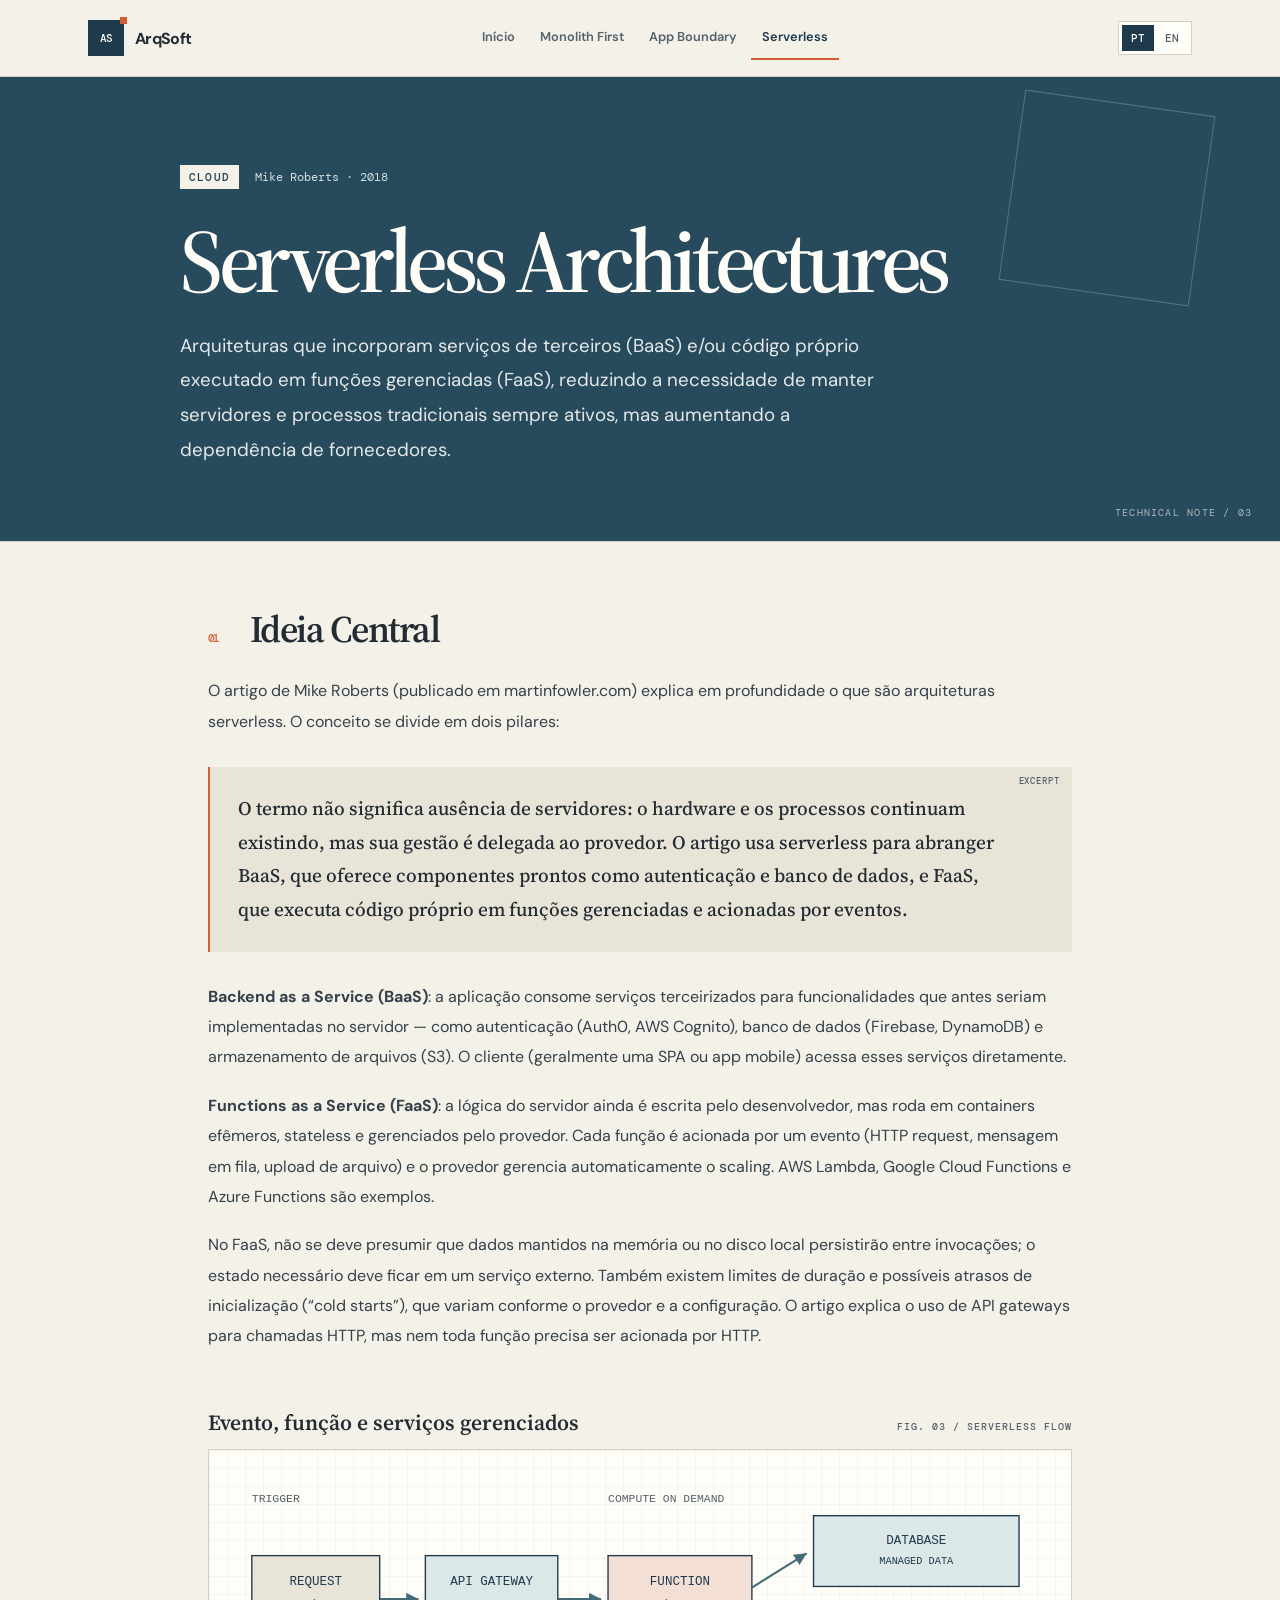
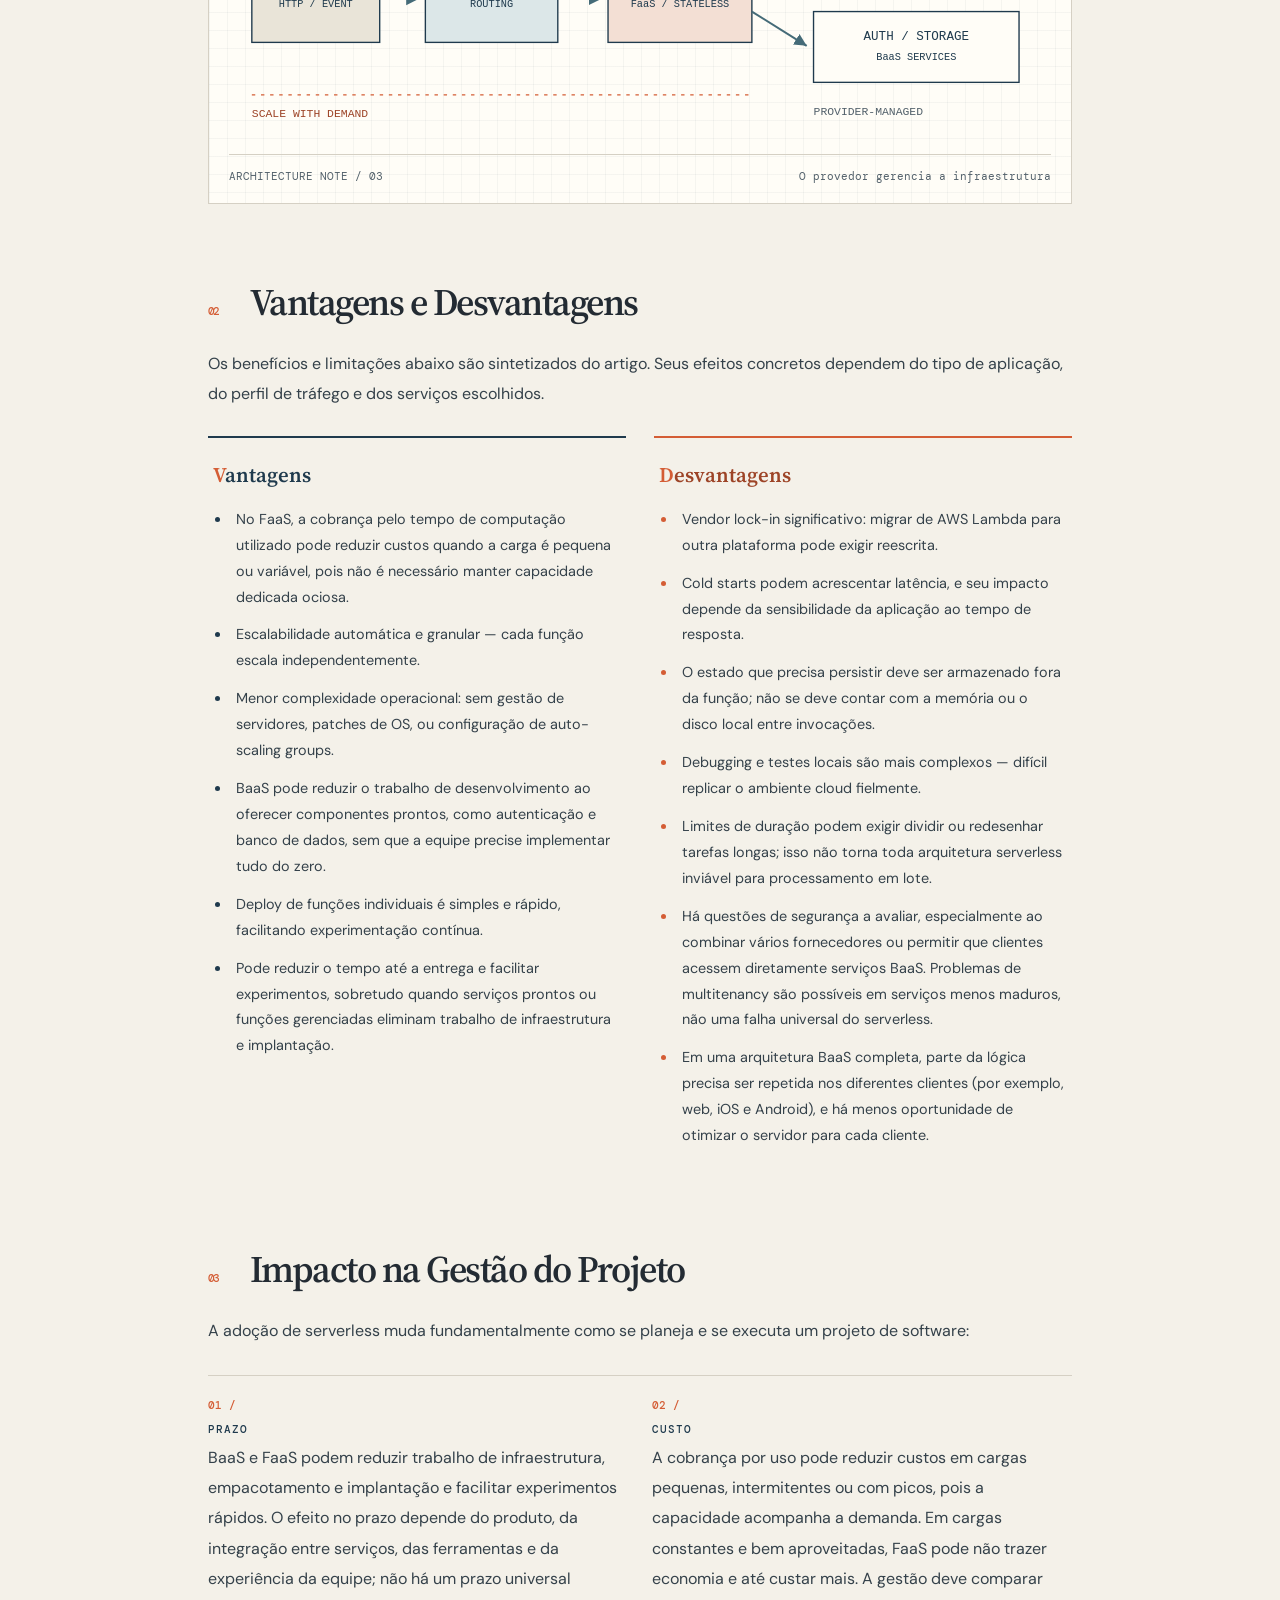
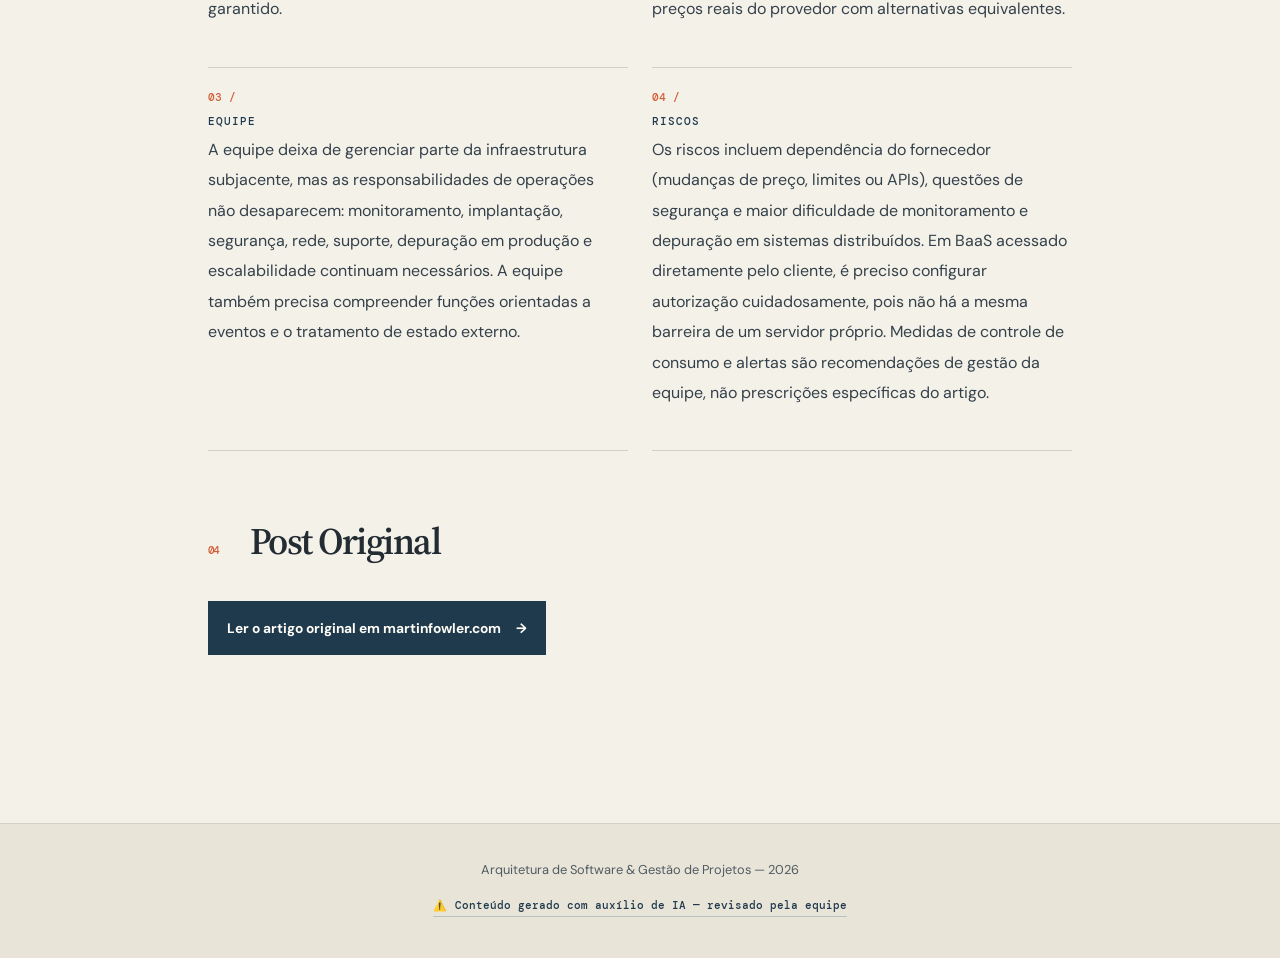
<file: serverless.html>
<!DOCTYPE html>
<html lang="pt-BR">
<head>
  <meta charset="UTF-8">
  <meta name="viewport" content="width=device-width, initial-scale=1.0">
  <title>Serverless Architectures — Arquitetura de Software</title>
  <meta name="description" content="Análise do conceito Serverless Architectures de Mike Roberts e Martin Fowler: BaaS, FaaS, benefícios e limitações.">
  <link rel="stylesheet" href="styles.css">
</head>
<body>

  <!-- Navigation -->
  <nav class="navbar" id="navbar">
    <div class="nav-content">
      <a href="index.html" class="nav-logo">
        <div class="logo-icon">AS</div>
        <span>ArqSoft</span>
      </a>
      <ul class="nav-links" id="navLinks">
        <li><a href="index.html" data-pt="Início" data-en="Home">Início</a></li>
        <li><a href="monolith-first.html" data-pt="Monolith First" data-en="Monolith First">Monolith First</a></li>
        <li><a href="application-boundary.html" data-pt="App Boundary" data-en="App Boundary">App Boundary</a></li>
        <li><a href="serverless.html" class="active" data-pt="Serverless" data-en="Serverless">Serverless</a></li>
      </ul>
      <div class="lang-toggle">
        <button class="lang-btn active" id="btnPt" onclick="setLang('pt')">PT</button>
        <button class="lang-btn" id="btnEn" onclick="setLang('en')">EN</button>
      </div>
      <button class="menu-toggle" id="menuToggle" aria-label="Menu">☰</button>
    </div>
  </nav>

  <!-- Article Hero -->
  <header class="article-hero cyan" data-index="3">
    <div class="article-hero-inner">
      <div class="article-meta">
        <span class="article-tag" data-pt="Cloud" data-en="Cloud">Cloud</span>
        <span class="article-author">Mike Roberts · 2018</span>
      </div>
      <h1 data-pt="Serverless Architectures" data-en="Serverless Architectures">Serverless Architectures</h1>
      <p class="subtitle" data-pt="Arquiteturas que incorporam serviços de terceiros (BaaS) e/ou código próprio executado em funções gerenciadas (FaaS), reduzindo a necessidade de manter servidores e processos tradicionais sempre ativos, mas aumentando a dependência de fornecedores." data-en="Architectures that incorporate third-party services (BaaS) and/or custom code run in managed functions (FaaS), reducing the need to maintain traditional always-on servers and processes, but increasing vendor dependency.">Arquiteturas que incorporam serviços de terceiros (BaaS) e/ou código próprio executado em funções gerenciadas (FaaS), reduzindo a necessidade de manter servidores e processos tradicionais sempre ativos, mas aumentando a dependência de fornecedores.</p>
    </div>
  </header>

  <!-- Article Body -->
  <main class="article-body">

    <!-- Central Idea -->
    <section class="content-section reveal">
      <h2><span class="icon">01</span> <span data-pt="Ideia Central" data-en="Core Idea">Ideia Central</span></h2>
      <p data-pt="O artigo de Mike Roberts (publicado em martinfowler.com) explica em profundidade o que são arquiteturas serverless. O conceito se divide em dois pilares:" data-en="Mike Roberts' article (published on martinfowler.com) explains in depth what serverless architectures are. The concept is divided into two pillars:">O artigo de Mike Roberts (publicado em martinfowler.com) explica em profundidade o que são arquiteturas serverless. O conceito se divide em dois pilares:</p>

      <div class="highlight-box cyan">
        <p data-pt="O termo não significa ausência de servidores: o hardware e os processos continuam existindo, mas sua gestão é delegada ao provedor. O artigo usa serverless para abranger BaaS, que oferece componentes prontos como autenticação e banco de dados, e FaaS, que executa código próprio em funções gerenciadas e acionadas por eventos." data-en="The term does not mean that servers are absent: hardware and processes still exist, but their management is delegated to the provider. The article uses serverless to cover BaaS, which provides ready-made components such as authentication and databases, and FaaS, which runs custom code in managed, event-triggered functions.">O termo não significa ausência de servidores: o hardware e os processos continuam existindo, mas sua gestão é delegada ao provedor. O artigo usa serverless para abranger BaaS, que oferece componentes prontos como autenticação e banco de dados, e FaaS, que executa código próprio em funções gerenciadas e acionadas por eventos.</p>
      </div>

      <p data-pt="Backend as a Service (BaaS): a aplicação consome serviços terceirizados para funcionalidades que antes seriam implementadas no servidor — como autenticação (Auth0, AWS Cognito), banco de dados (Firebase, DynamoDB) e armazenamento de arquivos (S3). O cliente (geralmente uma SPA ou app mobile) acessa esses serviços diretamente." data-en="Backend as a Service (BaaS): the application consumes third-party services for features that would previously be implemented on the server — such as authentication (Auth0, AWS Cognito), database (Firebase, DynamoDB) and file storage (S3). The client (usually a SPA or mobile app) accesses these services directly."><strong>Backend as a Service (BaaS)</strong>: a aplicação consome serviços terceirizados para funcionalidades que antes seriam implementadas no servidor — como autenticação (Auth0, AWS Cognito), banco de dados (Firebase, DynamoDB) e armazenamento de arquivos (S3). O cliente (geralmente uma SPA ou app mobile) acessa esses serviços diretamente.</p>

      <p data-pt="Functions as a Service (FaaS): a lógica do servidor ainda é escrita pelo desenvolvedor, mas roda em containers efêmeros, stateless e gerenciados pelo provedor. Cada função é acionada por um evento (HTTP request, mensagem em fila, upload de arquivo) e o provedor gerencia automaticamente o scaling. AWS Lambda, Google Cloud Functions e Azure Functions são exemplos." data-en="Functions as a Service (FaaS): server-side logic is still written by the developer, but runs in ephemeral, stateless containers managed by the provider. Each function is triggered by an event (HTTP request, queue message, file upload) and the provider automatically manages scaling. AWS Lambda, Google Cloud Functions and Azure Functions are examples."><strong>Functions as a Service (FaaS)</strong>: a lógica do servidor ainda é escrita pelo desenvolvedor, mas roda em containers efêmeros, stateless e gerenciados pelo provedor. Cada função é acionada por um evento (HTTP request, mensagem em fila, upload de arquivo) e o provedor gerencia automaticamente o scaling. AWS Lambda, Google Cloud Functions e Azure Functions são exemplos.</p>

      <p data-pt="No FaaS, não se deve presumir que dados mantidos na memória ou no disco local persistirão entre invocações; o estado necessário deve ficar em um serviço externo. Também existem limites de duração e possíveis atrasos de inicialização (“cold starts”), que variam conforme o provedor e a configuração. O artigo explica o uso de API gateways para chamadas HTTP, mas nem toda função precisa ser acionada por HTTP." data-en="With FaaS, data held in memory or local disk should not be assumed to persist between invocations; required state should be stored in an external service. There are also execution-duration limits and possible startup delays (“cold starts”), which vary by provider and configuration. The article explains API gateways for HTTP calls, but not every function needs to be triggered by HTTP.">No FaaS, não se deve presumir que dados mantidos na memória ou no disco local persistirão entre invocações; o estado necessário deve ficar em um serviço externo. Também existem limites de duração e possíveis atrasos de inicialização (“cold starts”), que variam conforme o provedor e a configuração. O artigo explica o uso de API gateways para chamadas HTTP, mas nem toda função precisa ser acionada por HTTP.</p>
    </section>

    <section class="diagram-section reveal" aria-labelledby="diagram-title">
      <div class="diagram-heading">
        <h2 id="diagram-title" data-pt="Evento, função e serviços gerenciados" data-en="Event, function and managed services">Evento, função e serviços gerenciados</h2>
        <span>FIG. 03 / SERVERLESS FLOW</span>
      </div>
      <figure class="architecture-plate">
        <svg viewBox="0 0 720 240" role="img" aria-labelledby="serverless-svg-title serverless-svg-desc">
          <title id="serverless-svg-title">Fluxo de uma arquitetura serverless</title>
          <desc id="serverless-svg-desc">Uma requisição passa por um gateway, aciona uma função e conecta-se a serviços gerenciados de dados e autenticação.</desc>
          <defs><marker id="serverless-arrow" markerWidth="8" markerHeight="8" refX="6" refY="3" orient="auto"><path d="M0,0 L6,3 L0,6" fill="#456B78"/></marker></defs>
          <g fill="none" stroke="#1F3A4D" stroke-width="1.2"><rect x="20" y="75" width="112" height="76" fill="#E9E4D8"/><rect x="172" y="75" width="116" height="76" fill="#DCE7E8"/><rect x="332" y="75" width="126" height="76" fill="#F3DFD4"/><rect x="512" y="40" width="180" height="62" fill="#DCE7E8"/><rect x="512" y="124" width="180" height="62" fill="#FFFDF7"/></g>
          <g stroke="#456B78" stroke-width="1.8" fill="none" marker-end="url(#serverless-arrow)"><path d="M132 113H166"/><path d="M288 113H326"/><path d="M458 103L506 73"/><path d="M458 124L506 154"/></g>
          <g fill="#1F3A4D" font-family="monospace" text-anchor="middle"><text x="76" y="101" font-size="11">REQUEST</text><text x="76" y="120" font-size="9">HTTP / EVENT</text><text x="230" y="101" font-size="11">API GATEWAY</text><text x="230" y="120" font-size="9">ROUTING</text><text x="395" y="101" font-size="11">FUNCTION</text><text x="395" y="120" font-size="9">FaaS / STATELESS</text><text x="602" y="65" font-size="11">DATABASE</text><text x="602" y="82" font-size="9">MANAGED DATA</text><text x="602" y="149" font-size="11">AUTH / STORAGE</text><text x="602" y="166" font-size="9">BaaS SERVICES</text></g>
          <g fill="#53616B" font-family="monospace" font-size="10"><text x="20" y="28">TRIGGER</text><text x="332" y="28">COMPUTE ON DEMAND</text><text x="512" y="215">PROVIDER-MANAGED</text></g>
          <path d="M20 197H458" stroke="#D45D35" stroke-width="1" stroke-dasharray="3 5"/><text x="20" y="216" fill="#9D4427" font-family="monospace" font-size="10">SCALE WITH DEMAND</text>
        </svg>
        <figcaption><span>ARCHITECTURE NOTE / 03</span><span data-pt="O provedor gerencia a infraestrutura" data-en="The provider manages the infrastructure">O provedor gerencia a infraestrutura</span></figcaption>
      </figure>
    </section>

    <!-- Pros and Cons -->
    <section class="content-section reveal">
      <h2><span class="icon">02</span> <span data-pt="Vantagens e Desvantagens" data-en="Advantages and Disadvantages">Vantagens e Desvantagens</span></h2>
      <p data-pt="Os benefícios e limitações abaixo são sintetizados do artigo. Seus efeitos concretos dependem do tipo de aplicação, do perfil de tráfego e dos serviços escolhidos." data-en="The benefits and limitations below are summarized from the article. Their practical effects depend on the application type, traffic profile, and chosen services.">Os benefícios e limitações abaixo são sintetizados do artigo. Seus efeitos concretos dependem do tipo de aplicação, do perfil de tráfego e dos serviços escolhidos.</p>
      <div class="pros-cons">
        <div class="pros-card">
          <h3><span data-pt="Vantagens" data-en="Advantages">Vantagens</span></h3>
          <ul>
            <li data-pt="No FaaS, a cobrança pelo tempo de computação utilizado pode reduzir custos quando a carga é pequena ou variável, pois não é necessário manter capacidade dedicada ociosa." data-en="With FaaS, charging for compute time used can reduce costs for small or variable workloads because dedicated idle capacity does not need to be maintained.">No FaaS, a cobrança pelo tempo de computação utilizado pode reduzir custos quando a carga é pequena ou variável, pois não é necessário manter capacidade dedicada ociosa.</li>
            <li data-pt="Escalabilidade automática e granular — cada função escala independentemente." data-en="Automatic and granular scalability — each function scales independently.">Escalabilidade automática e granular — cada função escala independentemente.</li>
            <li data-pt="Menor complexidade operacional: sem gestão de servidores, patches de OS, ou configuração de auto-scaling groups." data-en="Lower operational complexity: no server management, OS patches, or auto-scaling group configuration.">Menor complexidade operacional: sem gestão de servidores, patches de OS, ou configuração de auto-scaling groups.</li>
            <li data-pt="BaaS pode reduzir o trabalho de desenvolvimento ao oferecer componentes prontos, como autenticação e banco de dados, sem que a equipe precise implementar tudo do zero." data-en="BaaS can reduce development work by providing ready-made components such as authentication and databases, without the team having to build everything from scratch.">BaaS pode reduzir o trabalho de desenvolvimento ao oferecer componentes prontos, como autenticação e banco de dados, sem que a equipe precise implementar tudo do zero.</li>
            <li data-pt="Deploy de funções individuais é simples e rápido, facilitando experimentação contínua." data-en="Deploying individual functions is simple and fast, facilitating continuous experimentation.">Deploy de funções individuais é simples e rápido, facilitando experimentação contínua.</li>
            <li data-pt="Pode reduzir o tempo até a entrega e facilitar experimentos, sobretudo quando serviços prontos ou funções gerenciadas eliminam trabalho de infraestrutura e implantação." data-en="It can shorten time to delivery and facilitate experimentation, especially when ready-made services or managed functions reduce infrastructure and deployment work.">Pode reduzir o tempo até a entrega e facilitar experimentos, sobretudo quando serviços prontos ou funções gerenciadas eliminam trabalho de infraestrutura e implantação.</li>
          </ul>
        </div>
        <div class="cons-card">
          <h3><span data-pt="Desvantagens" data-en="Disadvantages">Desvantagens</span></h3>
          <ul>
            <li data-pt="Vendor lock-in significativo: migrar de AWS Lambda para outra plataforma pode exigir reescrita." data-en="Significant vendor lock-in: migrating from AWS Lambda to another platform may require rewriting.">Vendor lock-in significativo: migrar de AWS Lambda para outra plataforma pode exigir reescrita.</li>
            <li data-pt="Cold starts podem acrescentar latência, e seu impacto depende da sensibilidade da aplicação ao tempo de resposta." data-en="Cold starts can add latency, and their impact depends on the application's response-time sensitivity.">Cold starts podem acrescentar latência, e seu impacto depende da sensibilidade da aplicação ao tempo de resposta.</li>
            <li data-pt="O estado que precisa persistir deve ser armazenado fora da função; não se deve contar com a memória ou o disco local entre invocações." data-en="State that must persist should be stored outside the function; local memory or disk should not be relied on between invocations.">O estado que precisa persistir deve ser armazenado fora da função; não se deve contar com a memória ou o disco local entre invocações.</li>
            <li data-pt="Debugging e testes locais são mais complexos — difícil replicar o ambiente cloud fielmente." data-en="Debugging and local testing are more complex — difficult to faithfully replicate the cloud environment.">Debugging e testes locais são mais complexos — difícil replicar o ambiente cloud fielmente.</li>
            <li data-pt="Limites de duração podem exigir dividir ou redesenhar tarefas longas; isso não torna toda arquitetura serverless inviável para processamento em lote." data-en="Execution-duration limits may require long tasks to be split or redesigned; they do not make every serverless architecture unsuitable for batch processing.">Limites de duração podem exigir dividir ou redesenhar tarefas longas; isso não torna toda arquitetura serverless inviável para processamento em lote.</li>
            <li data-pt="Há questões de segurança a avaliar, especialmente ao combinar vários fornecedores ou permitir que clientes acessem diretamente serviços BaaS. Problemas de multitenancy são possíveis em serviços menos maduros, não uma falha universal do serverless." data-en="Security concerns need evaluation, especially when combining vendors or allowing clients to access BaaS services directly. Multitenancy problems are possible in less mature services, not a universal serverless flaw.">Há questões de segurança a avaliar, especialmente ao combinar vários fornecedores ou permitir que clientes acessem diretamente serviços BaaS. Problemas de multitenancy são possíveis em serviços menos maduros, não uma falha universal do serverless.</li>
            <li data-pt="Em uma arquitetura BaaS completa, parte da lógica precisa ser repetida nos diferentes clientes (por exemplo, web, iOS e Android), e há menos oportunidade de otimizar o servidor para cada cliente." data-en="In a full BaaS architecture, some logic must be repeated across different clients (for example, web, iOS and Android), with fewer opportunities to optimize the server for each client.">Em uma arquitetura BaaS completa, parte da lógica precisa ser repetida nos diferentes clientes (por exemplo, web, iOS e Android), e há menos oportunidade de otimizar o servidor para cada cliente.</li>
          </ul>
        </div>
      </div>
    </section>

    <!-- Project Management Impact -->
    <section class="content-section reveal">
      <h2><span class="icon">03</span> <span data-pt="Impacto na Gestão do Projeto" data-en="Project Management Impact">Impacto na Gestão do Projeto</span></h2>
      <p data-pt="A adoção de serverless muda fundamentalmente como se planeja e se executa um projeto de software:" data-en="The adoption of serverless fundamentally changes how a software project is planned and executed:">A adoção de serverless muda fundamentalmente como se planeja e se executa um projeto de software:</p>
      <div class="impact-grid">
        <div class="impact-item">
          <div class="impact-icon">01 /</div>
          <div class="impact-label" data-pt="Prazo" data-en="Timeline">Prazo</div>
          <p class="impact-text" data-pt="BaaS e FaaS podem reduzir trabalho de infraestrutura, empacotamento e implantação e facilitar experimentos rápidos. O efeito no prazo depende do produto, da integração entre serviços, das ferramentas e da experiência da equipe; não há um prazo universal garantido." data-en="BaaS and FaaS can reduce infrastructure, packaging and deployment work and make rapid experimentation easier. The effect on timelines depends on the product, service integration, tooling and team experience; no universal delivery time is guaranteed.">BaaS e FaaS podem reduzir trabalho de infraestrutura, empacotamento e implantação e facilitar experimentos rápidos. O efeito no prazo depende do produto, da integração entre serviços, das ferramentas e da experiência da equipe; não há um prazo universal garantido.</p>
        </div>
        <div class="impact-item">
          <div class="impact-icon">02 /</div>
          <div class="impact-label" data-pt="Custo" data-en="Cost">Custo</div>
          <p class="impact-text" data-pt="A cobrança por uso pode reduzir custos em cargas pequenas, intermitentes ou com picos, pois a capacidade acompanha a demanda. Em cargas constantes e bem aproveitadas, FaaS pode não trazer economia e até custar mais. A gestão deve comparar preços reais do provedor com alternativas equivalentes." data-en="Usage-based pricing can reduce costs for small, intermittent or spiky workloads because capacity follows demand. For steady, highly utilized workloads, FaaS may not save money and can even cost more. Project management should compare actual provider prices with equivalent alternatives.">A cobrança por uso pode reduzir custos em cargas pequenas, intermitentes ou com picos, pois a capacidade acompanha a demanda. Em cargas constantes e bem aproveitadas, FaaS pode não trazer economia e até custar mais. A gestão deve comparar preços reais do provedor com alternativas equivalentes.</p>
        </div>
        <div class="impact-item">
          <div class="impact-icon">03 /</div>
          <div class="impact-label" data-pt="Equipe" data-en="Team">Equipe</div>
          <p class="impact-text" data-pt="A equipe deixa de gerenciar parte da infraestrutura subjacente, mas as responsabilidades de operações não desaparecem: monitoramento, implantação, segurança, rede, suporte, depuração em produção e escalabilidade continuam necessários. A equipe também precisa compreender funções orientadas a eventos e o tratamento de estado externo." data-en="The team no longer manages some of the underlying infrastructure, but operational responsibilities do not disappear: monitoring, deployment, security, networking, support, production debugging and scaling are still needed. The team also needs to understand event-driven functions and external state management.">A equipe deixa de gerenciar parte da infraestrutura subjacente, mas as responsabilidades de operações não desaparecem: monitoramento, implantação, segurança, rede, suporte, depuração em produção e escalabilidade continuam necessários. A equipe também precisa compreender funções orientadas a eventos e o tratamento de estado externo.</p>
        </div>
        <div class="impact-item">
          <div class="impact-icon">04 /</div>
          <div class="impact-label" data-pt="Riscos" data-en="Risks">Riscos</div>
          <p class="impact-text" data-pt="Os riscos incluem dependência do fornecedor (mudanças de preço, limites ou APIs), questões de segurança e maior dificuldade de monitoramento e depuração em sistemas distribuídos. Em BaaS acessado diretamente pelo cliente, é preciso configurar autorização cuidadosamente, pois não há a mesma barreira de um servidor próprio. Medidas de controle de consumo e alertas são recomendações de gestão da equipe, não prescrições específicas do artigo." data-en="Risks include vendor dependence (price, limit or API changes), security concerns, and more difficult monitoring and debugging in distributed systems. When a BaaS database is accessed directly by the client, authorization must be configured carefully because the protective barrier of a custom server is absent. Usage controls and alerts are management recommendations from the team, not specific prescriptions in the article.">Os riscos incluem dependência do fornecedor (mudanças de preço, limites ou APIs), questões de segurança e maior dificuldade de monitoramento e depuração em sistemas distribuídos. Em BaaS acessado diretamente pelo cliente, é preciso configurar autorização cuidadosamente, pois não há a mesma barreira de um servidor próprio. Medidas de controle de consumo e alertas são recomendações de gestão da equipe, não prescrições específicas do artigo.</p>
        </div>
      </div>
    </section>

    <!-- Original Link -->
    <section class="content-section reveal">
      <h2><span class="icon">04</span> <span data-pt="Post Original" data-en="Original Post">Post Original</span></h2>
      <a href="https://martinfowler.com/articles/serverless.html" target="_blank" rel="noopener noreferrer" class="original-link">
        <span data-pt="Ler o artigo original em martinfowler.com" data-en="Read the original article on martinfowler.com">Ler o artigo original em martinfowler.com</span>
        <span class="arrow">→</span>
      </a>
    </section>

  </main>

  <!-- Footer -->
  <footer class="footer">
    <p data-pt="Arquitetura de Software &amp; Gestão de Projetos — 2026" data-en="Software Architecture &amp; Project Management — 2026">Arquitetura de Software &amp; Gestão de Projetos — 2026</p>
    <div class="ai-disclaimer">
      <span>⚠️</span>
      <span data-pt="Conteúdo gerado com auxílio de IA — revisado pela equipe" data-en="Content generated with AI assistance — reviewed by the team">Conteúdo gerado com auxílio de IA — revisado pela equipe</span>
    </div>
  </footer>

  <script src="script.js"></script>
</body>
</html>
</file>
<file: styles.css>
@import url('https://fonts.googleapis.com/css2?family=DM+Mono:wght@400;500&family=DM+Sans:wght@400;500;600;700&family=Source+Serif+4:opsz,wght@8..60,500;8..60,600;8..60,700&display=swap');

:root {
  --paper: #F4F1E9;
  --paper-deep: #E9E4D8;
  --ink: #232B33;
  --muted: #53616B;
  --text-muted: var(--muted);
  --line: #D5D0C4;
  --dominant: #1F3A4D;
  --dominant-soft: #DCE7E8;
  --accent: #D45D35;
  --accent-soft: #F3DFD4;
  --diagram: #456B78;
  --white: #FFFDF7;
  --serif: 'Source Serif 4', Georgia, 'Times New Roman', serif;
  --sans: 'DM Sans', 'Segoe UI', sans-serif;
  --mono: 'DM Mono', Consolas, monospace;
  --page: 1160px;
}
* { box-sizing: border-box; }
html { scroll-behavior: smooth; }
body { margin: 0; background: var(--paper); color: var(--ink); font: 16px/1.75 var(--sans); -webkit-font-smoothing: antialiased; }
::selection { background: var(--dominant); color: var(--white); }
a { color: inherit; }
:focus-visible { outline: 3px solid var(--accent); outline-offset: 4px; }
.navbar { position: sticky; top: 0; z-index: 20; background: rgba(244,241,233,.97); border-bottom: 1px solid var(--line); transition: box-shadow .2s; }
.navbar.scrolled { box-shadow: 0 5px 0 rgba(31,58,77,.04); }
.nav-content { max-width: var(--page); min-height: 76px; margin: auto; padding: 0 28px; display: flex; align-items: center; gap: 26px; }
.nav-logo { display: inline-flex; align-items: center; gap: 11px; text-decoration: none; font: 700 1rem var(--sans); letter-spacing: -.04em; white-space: nowrap; }
.logo-icon { width: 36px; height: 36px; display: grid; place-items: center; background: var(--dominant); color: var(--white); font: 500 .7rem var(--mono); border: 1px solid var(--dominant); position: relative; }
.logo-icon::after { content: ''; position: absolute; width: 7px; height: 7px; right: -4px; top: -4px; background: var(--accent); }
.nav-links { list-style: none; display: flex; align-items: center; gap: 3px; padding: 0; margin: 0 auto; }
.nav-links a { display: block; padding: 10px 11px; color: var(--muted); text-decoration: none; font-size: .8rem; font-weight: 600; border-bottom: 2px solid transparent; transition: color .2s, border-color .2s; }
.nav-links a:hover, .nav-links a.active { color: var(--dominant); border-bottom-color: var(--accent); background: transparent; }
.lang-toggle { display: flex; gap: 2px; padding: 3px; border: 1px solid var(--line); background: var(--white); }
.lang-btn { border: 0; background: transparent; color: var(--muted); padding: 6px 9px; cursor: pointer; font: 500 .7rem var(--mono); }
.lang-btn.active { background: var(--dominant); color: var(--white); }
.menu-toggle { display: none; border: 1px solid var(--line); background: var(--white); color: var(--ink); padding: 7px 10px; font-size: 1.1rem; cursor: pointer; }
.hero { min-height: 565px; padding: 100px 28px 94px; display: flex; align-items: center; position: relative; overflow: hidden; border-bottom: 1px solid var(--line); background-image: linear-gradient(rgba(31,58,77,.045) 1px, transparent 1px), linear-gradient(90deg, rgba(31,58,77,.045) 1px, transparent 1px); background-size: 28px 28px; }
.hero::before { content: ''; position: absolute; width: 29vw; height: 29vw; max-width: 410px; max-height: 410px; min-width: 240px; min-height: 240px; right: max(5vw, calc((100vw - var(--page))/2)); top: 50%; transform: translateY(-45%); border: 1px solid rgba(31,58,77,.22); border-radius: 50%; box-shadow: 0 0 0 28px rgba(31,58,77,.025), 0 0 0 56px rgba(31,58,77,.025); pointer-events: none; }
.hero::after { content: 'AS / FIELD GUIDE / 2026'; position: absolute; right: max(4vw, calc((100vw - var(--page))/2)); bottom: 35px; font: 500 .67rem var(--mono); color: var(--muted); letter-spacing: .1em; }
.hero-illustration { position: absolute; right: max(5vw, calc((100vw - var(--page))/2)); top: 50%; transform: translateY(-45%); width: clamp(240px, 29vw, 410px); aspect-ratio: 1; margin: 0; z-index: 0; opacity: .96; border-radius: 50%; overflow: hidden; }
.hero-illustration img { display: block; width: 100%; height: 100%; object-fit: cover; object-position: center center; border: 1px solid var(--line); border-radius: 50%; }
.hero-content { max-width: var(--page); width: 100%; margin: auto; position: relative; z-index: 1; }
.hero-badge, .section-label, .article-tag { font: 500 .7rem var(--mono); text-transform: uppercase; letter-spacing: .11em; }
.hero-badge { display: inline-flex; align-items: center; gap: 10px; padding: 7px 0; color: var(--dominant); margin-bottom: 24px; }
.hero-badge .dot { width: 8px; height: 8px; background: var(--accent); display: inline-block; }
.hero h1 { max-width: 800px; margin: 0 0 25px; font: 600 clamp(3.4rem, 7.5vw, 7rem)/.96 var(--serif); letter-spacing: -.055em; }
.hero h1::first-line { color: var(--dominant); }
.hero-subtitle { max-width: 620px; color: var(--muted); font-size: clamp(1rem, 1.5vw, 1.14rem); line-height: 1.85; margin: 0; }
.posts-grid { max-width: var(--page); padding: 72px 28px 88px; margin: auto; display: grid; grid-template-columns: 1.04fr 1fr .96fr; gap: 0; }
.post-card { min-height: 380px; padding: 25px 25px 22px; border-top: 1px solid var(--line); border-bottom: 1px solid var(--line); border-right: 1px solid var(--line); background: transparent; display: flex; flex-direction: column; text-decoration: none; position: relative; transition: background .2s, border-color .2s; }
.post-card:first-child { border-left: 1px solid var(--line); }
.post-card:nth-child(2) { transform: translateY(18px); background: rgba(255,253,247,.48); }
.post-card:hover { background: var(--white); border-color: var(--dominant); }
.card-number { color: var(--accent); font: 500 1rem var(--mono); margin-bottom: 32px; }
.card-tag { display: inline-block; width: fit-content; color: var(--dominant); background: var(--dominant-soft); padding: 4px 8px; font: 500 .65rem var(--mono); letter-spacing: .07em; text-transform: uppercase; margin-bottom: 15px; }
.post-card:nth-child(2) .card-tag { color: #315665; background: #DCE7E8; }
.post-card:nth-child(3) .card-tag { color: #8E3D22; background: var(--accent-soft); }
.post-card h3 { margin: 0 0 14px; font: 600 clamp(1.5rem, 2vw, 2rem)/1.12 var(--serif); letter-spacing: -.035em; }
.post-card p { margin: 0 0 28px; color: var(--muted); font-size: .9rem; line-height: 1.8; flex: 1; }
.card-footer { border-top: 1px solid var(--line); padding-top: 16px; display: flex; justify-content: space-between; align-items: center; gap: 12px; }
.card-link { color: var(--dominant); font-size: .83rem; font-weight: 700; }
.card-link .arrow { display: inline-block; margin-left: 7px; transition: transform .2s; }
.post-card:hover .arrow { transform: translateX(4px); }
.card-footer > span:last-child { font: 400 .65rem var(--mono); color: var(--muted) !important; }
.team-section { background: var(--dominant); color: var(--white); padding: 76px max(28px, calc((100vw - var(--page))/2)) 88px; position: relative; }
.team-section::before { content: 'TEAM / 04'; position: absolute; right: max(28px, calc((100vw - var(--page))/2)); top: 78px; color: rgba(255,253,247,.5); font: 500 .7rem var(--mono); letter-spacing: .1em; }
.section-label { color: #F1B49A; margin: 0 0 12px; }
.section-title { font: 600 clamp(2.2rem, 4vw, 3.5rem)/1.05 var(--serif); letter-spacing: -.04em; margin: 0 0 38px; }
.team-grid { display: grid; grid-template-columns: repeat(4, minmax(0,1fr)); gap: 0 20px; border-top: 1px solid rgba(255,253,247,.28); }
.team-member { display: flex; align-items: center; gap: 13px; padding: 22px 0; border-bottom: 1px solid rgba(255,253,247,.28); }
.member-avatar { width: 42px; height: 42px; flex-shrink: 0; display: grid; place-items: center; color: var(--dominant); background: var(--paper); font: 500 .68rem var(--mono); border: 1px solid rgba(255,253,247,.4); }
.team-member:nth-child(2) .member-avatar { background: #DCE7E8; }
.team-member:nth-child(3) .member-avatar { background: #F3DFD4; }
.team-member:nth-child(4) .member-avatar { background: #E9E4D8; }
.member-name { font-weight: 700; font-size: .9rem; }
.member-name a { color: inherit; text-decoration-color: rgba(255,253,247,.55); text-underline-offset: 3px; }
.member-name a:hover { color: #F1B49A; text-decoration-color: currentColor; }
.member-role { color: #D4E0E4; font-size: .76rem; }
.article-hero { padding: 88px 28px 74px; position: relative; overflow: hidden; border-bottom: 1px solid var(--line); background: var(--dominant); color: var(--white); }
.article-hero::before { content: ''; position: absolute; right: max(6vw, calc((100vw - var(--page))/2)); top: 25px; width: 190px; height: 190px; border: 1px solid rgba(255,253,247,.22); background: linear-gradient(90deg, transparent 49.5%, rgba(255,253,247,.1) 50%, transparent 50.5%), linear-gradient(transparent 49.5%, rgba(255,253,247,.1) 50%, transparent 50.5%); background-size: 20px 20px; transform: rotate(8deg); }
.article-hero::after { content: 'TECHNICAL NOTE / 0' attr(data-index); position: absolute; right: 28px; bottom: 22px; font: 400 .63rem var(--mono); letter-spacing: .12em; color: rgba(255,253,247,.62); }
.article-hero-inner { max-width: 920px; margin: auto; position: relative; z-index: 1; }
.article-meta { display: flex; align-items: center; flex-wrap: wrap; gap: 16px; margin-bottom: 28px; }
.article-tag { color: var(--dominant); background: var(--paper); padding: 5px 9px; }
.article-author { color: #D4E0E4; font: 400 .72rem var(--mono); }
.article-hero h1 { font: 600 clamp(3.2rem, 7vw, 6.2rem)/.98 var(--serif); letter-spacing: -.06em; margin: 0 0 24px; max-width: 850px; }
.article-hero .subtitle { max-width: 700px; margin: 0; color: #E4E9E8; font-size: clamp(1rem, 1.6vw, 1.17rem); line-height: 1.85; }
.article-hero.violet { --dominant: #1F3A4D; --dominant-soft: #DCE7E8; }
.article-hero.blue { --dominant: #315665; --dominant-soft: #DCE7E8; }
.article-hero.cyan { --dominant: #284A5D; --dominant-soft: #DCE7E8; }
.article-hero.blue .article-tag, .article-hero.cyan .article-tag { color: #1F3A4D; }
.article-body { max-width: 920px; margin: auto; padding: 65px 28px 100px; }
.content-section { margin-bottom: 68px; }
.content-section h2 { display: flex; align-items: baseline; gap: 14px; font: 600 clamp(1.7rem, 3vw, 2.35rem)/1.2 var(--serif); letter-spacing: -.04em; margin: 0 0 24px; }
.content-section h2 .icon { display: inline-block; font: 500 .68rem var(--mono); color: var(--accent); min-width: 28px; }
.content-section p { color: #34414A; margin: 0 0 18px; line-height: 1.9; font-size: 1rem; }
.content-section ul, .content-section ol { color: #34414A; padding-left: 22px; margin: 14px 0 20px; }
.content-section li { padding-left: 5px; margin-bottom: 10px; line-height: 1.8; }
.highlight-box { margin: 30px 0; padding: 25px 28px; border-left: 2px solid var(--accent); background: var(--paper-deep); position: relative; }
.highlight-box::before { content: 'EXCERPT'; position: absolute; right: 12px; top: 8px; color: var(--muted); font: 500 .58rem var(--mono); letter-spacing: .1em; }
.highlight-box p { color: var(--ink); font: 500 1.2rem/1.75 var(--serif); margin: 0; padding-right: 30px; }
.pros-cons { display: grid; grid-template-columns: 1fr 1fr; gap: 0 28px; margin: 26px 0; }
.pros-card, .cons-card { padding: 22px 5px 10px; background: transparent; border-top: 1px solid var(--line); }
.pros-card { border-top: 2px solid var(--dominant); }
.cons-card { border-top: 2px solid var(--accent); }
.pros-card h3, .cons-card h3 { margin: 0 0 18px; font: 600 1.3rem var(--serif); }
.pros-card h3 { color: var(--dominant); }
.cons-card h3 { color: #9D4427; }
.pros-card h3:first-letter, .cons-card h3:first-letter { color: var(--accent); }
.pros-card ul, .cons-card ul { padding-left: 18px; }
.pros-card li, .cons-card li { font-size: .9rem; margin-bottom: 12px; }
.pros-card li::marker { color: var(--dominant); }
.cons-card li::marker { color: var(--accent); }
.impact-grid { display: grid; grid-template-columns: repeat(2, minmax(0,1fr)); gap: 0 24px; margin: 28px 0; border-top: 1px solid var(--line); }
.impact-item { padding: 22px 5px 24px 0; border-bottom: 1px solid var(--line); }
.impact-icon { color: var(--accent); font: 500 .7rem var(--mono); margin-bottom: 10px; }
.impact-label { font: 500 .68rem var(--mono); color: var(--dominant); text-transform: uppercase; letter-spacing: .1em; margin-bottom: 7px; }
.impact-text { font-size: .9rem; line-height: 1.8; color: #46545D; }
.original-link { display: inline-flex; align-items: center; gap: 15px; padding: 14px 18px; background: var(--dominant); color: var(--white); text-decoration: none; font-size: .86rem; font-weight: 700; transition: background .2s, transform .2s; margin-top: 12px; border: 1px solid var(--dominant); }
.original-link:hover { background: var(--accent); border-color: var(--accent); color: #fff; transform: translateY(-2px); }
.original-link .arrow { transition: transform .2s; }
.original-link:hover .arrow { transform: translate(3px,-3px); }
.diagram-section { margin: -12px 0 76px; }
.diagram-heading { display: flex; justify-content: space-between; gap: 20px; align-items: baseline; margin-bottom: 12px; }
.diagram-heading h2 { margin: 0; font: 600 1.35rem var(--serif); }
.diagram-heading span { font: 500 .62rem var(--mono); color: var(--muted); letter-spacing: .1em; text-transform: uppercase; }
.architecture-plate { margin: 0; padding: 20px; border: 1px solid var(--line); background-color: var(--white); background-image: linear-gradient(rgba(31,58,77,.045) 1px, transparent 1px), linear-gradient(90deg, rgba(31,58,77,.045) 1px, transparent 1px); background-size: 18px 18px; }
.architecture-plate svg { display: block; width: 100%; height: auto; max-height: 300px; }
.architecture-plate figcaption { display: flex; justify-content: space-between; gap: 15px; padding-top: 14px; margin-top: 10px; border-top: 1px solid var(--line); color: var(--muted); font: 400 .67rem var(--mono); }
.diagram-note { color: var(--muted); font-size: .82rem; margin: 14px 0 0; }
.footer { border-top: 1px solid var(--line); background: var(--paper-deep); text-align: center; padding: 35px 20px 40px; }
.footer p { color: #4F5B62; font-size: .8rem; margin: 0; }
.footer .ai-disclaimer { display: inline-flex; gap: 9px; align-items: center; margin-top: 13px; color: var(--dominant); font: 500 .67rem var(--mono); border-bottom: 1px solid #B7C3C3; padding: 4px 0; }
.reveal { opacity: 0; transform: translateY(14px); transition: opacity .45s ease, transform .45s ease; }
.reveal.visible { opacity: 1; transform: translateY(0); }
@media (prefers-reduced-motion: reduce) { *, *::before, *::after { scroll-behavior: auto !important; animation-duration: .01ms !important; transition-duration: .01ms !important; } .reveal { opacity: 1; transform: none; } }
@media (max-width: 900px) {
  .nav-content { gap: 12px; }
  .nav-links a { padding: 9px 7px; font-size: .74rem; }
  .posts-grid { grid-template-columns: 1fr 1fr; }
  .post-card:nth-child(2) { transform: none; }
  .post-card:last-child { grid-column: 1 / -1; min-height: 300px; border-left: 1px solid var(--line); border-top: 0; }
  .team-grid { grid-template-columns: 1fr 1fr; column-gap: 24px; }
  .hero::before { right: -70px; opacity: .7; }
}
@media (max-width: 680px) {
  .nav-content { min-height: 66px; padding: 0 18px; }
  .menu-toggle { display: block; margin-left: auto; }
  .nav-links { display: none; position: absolute; top: 66px; left: 0; right: 0; background: var(--paper); border-bottom: 1px solid var(--line); padding: 12px 18px 18px; align-items: stretch; flex-direction: column; }
  .nav-links.open { display: flex; }
  .nav-links a { padding: 12px; }
  .lang-toggle { margin-left: auto; }
  .hero { min-height: 500px; padding: 75px 22px 78px; }
  .hero h1 { font-size: clamp(3.25rem, 14vw, 5rem); }
  .hero::before { width: 240px; height: 240px; right: calc(50% - 120px); top: auto; bottom: 54px; transform: none; opacity: .7; }
  .hero::after { right: 22px; bottom: 20px; font-size: .58rem; }
  .posts-grid { grid-template-columns: 1fr; padding: 42px 18px 58px; }
  .post-card, .post-card:last-child { grid-column: auto; min-height: 300px; border-left: 1px solid var(--line); border-top: 0; }
  .post-card:first-child { border-top: 1px solid var(--line); }
  .team-section { padding: 58px 22px 68px; }
  .team-section::before { top: 60px; right: 22px; }
  .team-grid { grid-template-columns: 1fr; }
  .article-hero { padding: 66px 22px 60px; }
  .article-hero::before { right: -120px; opacity: .65; }
  .article-hero h1 { font-size: clamp(2.8rem, 12vw, 4.4rem); }
  .article-hero::after { right: 22px; font-size: .56rem; }
  .article-body { padding: 44px 22px 68px; }
  .pros-cons { grid-template-columns: 1fr; gap: 20px; }
  .impact-grid { grid-template-columns: 1fr; }
  .architecture-plate { padding: 10px; }
  .architecture-plate figcaption { flex-direction: column; gap: 4px; }
  .diagram-heading { align-items: flex-start; flex-direction: column; gap: 5px; }
}

@media (max-width: 1050px) {
  .hero { display: block; }
  .hero::before { width: 240px; height: 240px; right: calc(50% - 120px); top: auto; bottom: 54px; transform: none; }
  .hero-illustration { position: relative; display: block; top: auto; right: auto; transform: none; width: min(100%, 240px); margin: 28px auto 0; }
}
</file>
